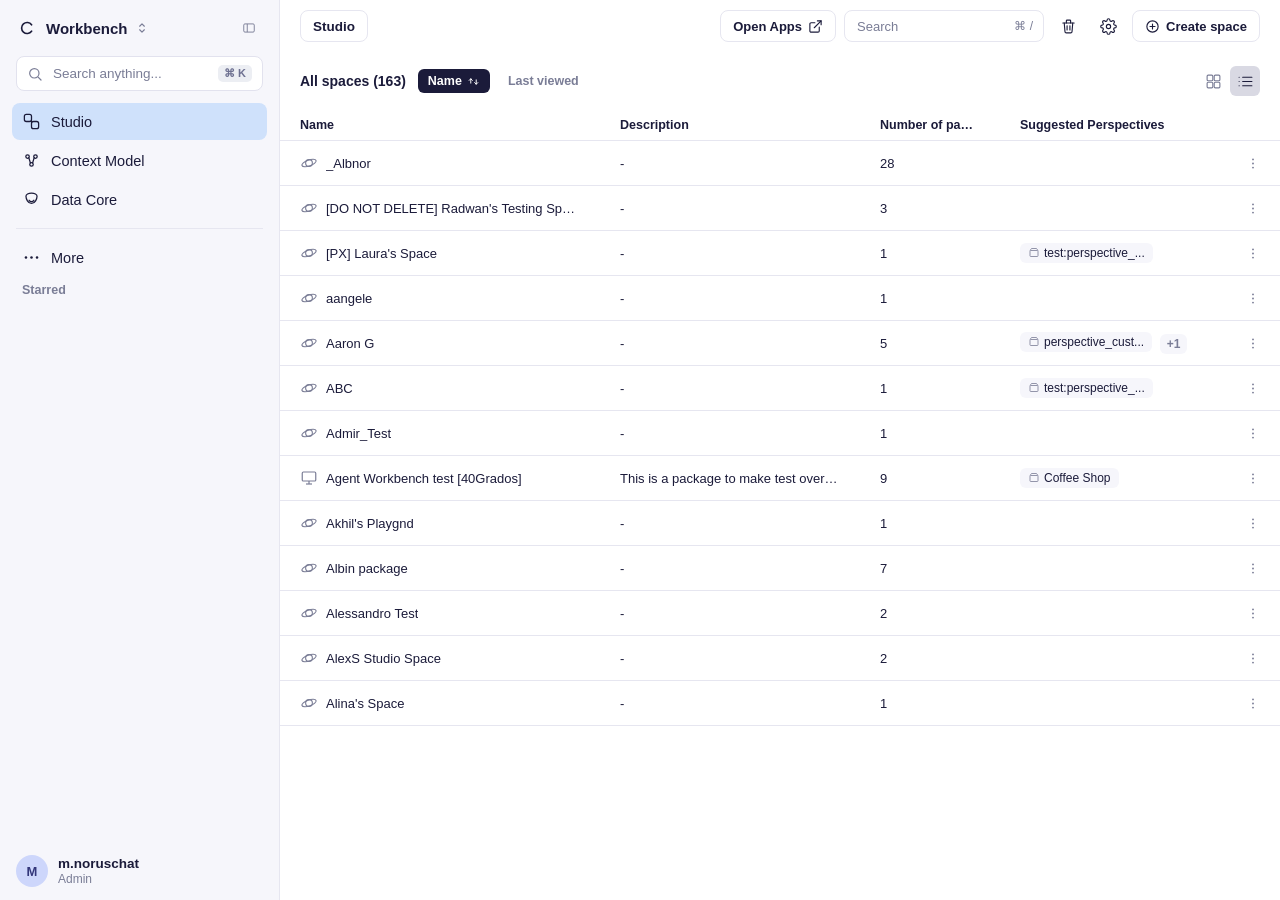
<file: index.html>
<!DOCTYPE html>
<html lang="en">
<head>
<meta charset="UTF-8" />
<meta http-equiv="refresh" content="0; url=builder.html" />
<title>Portal / App Decoupling — Prototype</title>
</head>
<body>
<p>Redirecting to the prototype… if nothing happens, <a href="builder.html">click here</a>.</p>
</body>
</html>
</file>
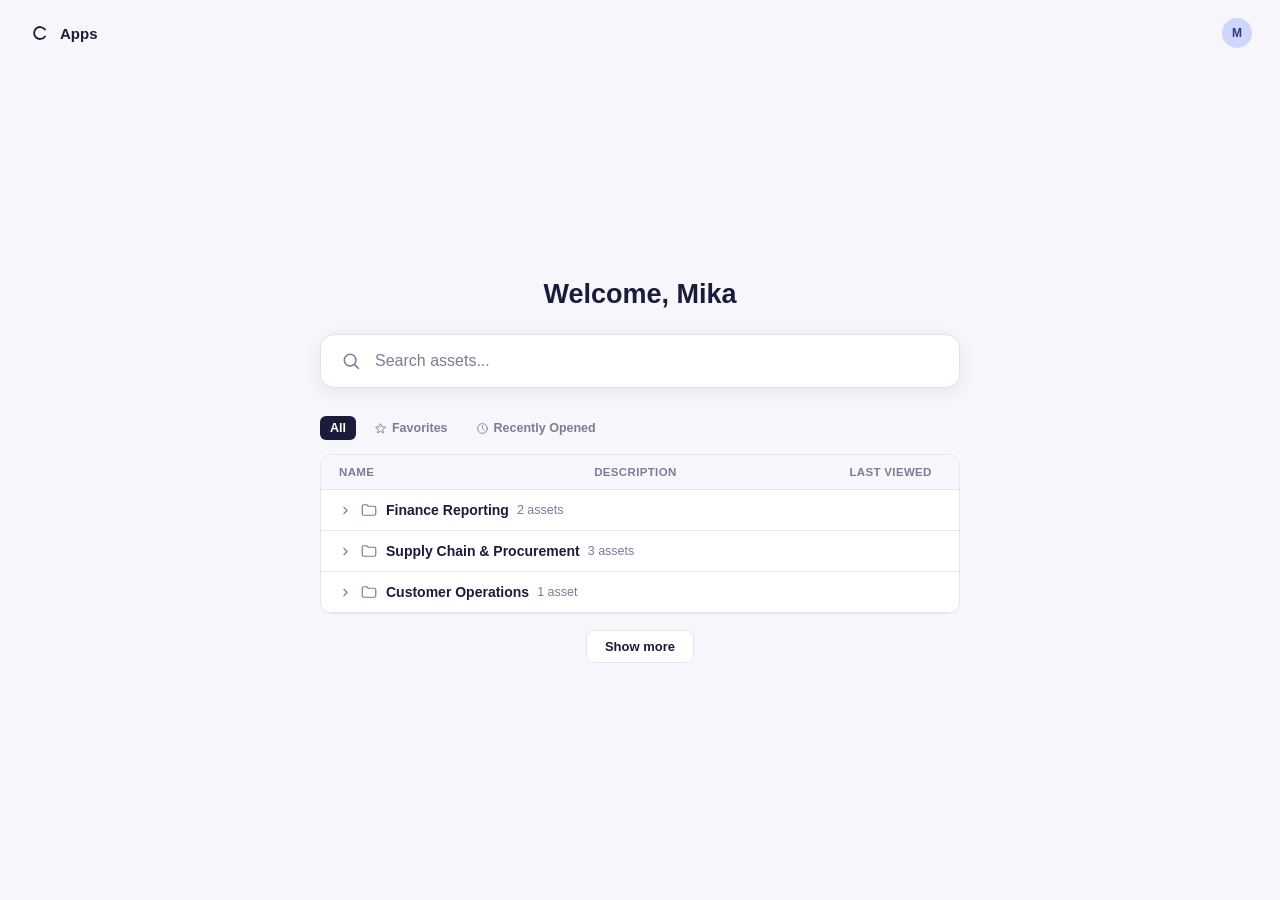
<file: apps.html>
<!DOCTYPE html>
<html lang="en">
<head>
<meta charset="UTF-8" />
<meta name="viewport" content="width=device-width, initial-scale=1.0" />
<title>Apps</title>
<link rel="stylesheet" href="styles.css" />
</head>
<body>

<div class="apps-shell">

  <header class="apps-topbar">
    <div class="apps-topbar-logo">
      <svg viewBox="0 0 24 24" fill="none" stroke="currentColor" stroke-width="1.8">
        <path d="M17 8.5a6 6 0 1 0 0 7" stroke-linecap="round"/>
      </svg>
      <span>Apps</span>
    </div>
    <div class="l0-avatar" style="width:30px;height:30px;font-size:12px;">M</div>
  </header>

  <main class="apps-hero">
    <div class="apps-hero-inner">

      <h1 class="apps-welcome">Welcome, Mika</h1>

      <div class="apps-search">
        <svg viewBox="0 0 24 24" fill="none" stroke="currentColor" stroke-width="1.8" stroke-linecap="round">
          <circle cx="11" cy="11" r="7"/>
          <line x1="21" y1="21" x2="16.65" y2="16.65"/>
        </svg>
        <input type="text" placeholder="Search assets..." />
      </div>

      <div class="apps-filters">
        <button class="chip-btn chip-active" id="filter-all">All</button>
        <button class="chip-btn chip-inactive" id="filter-favorites">
          <svg viewBox="0 0 24 24" fill="none" stroke="currentColor" stroke-width="1.6" stroke-linejoin="round"><path d="M12 3l2.6 5.9 6.4.6-4.8 4.3 1.4 6.3L12 17l-5.6 3.1 1.4-6.3-4.8-4.3 6.4-.6L12 3z"/></svg>
          Favorites
        </button>
        <button class="chip-btn chip-inactive" id="filter-recent">
          <svg viewBox="0 0 24 24" fill="none" stroke="currentColor" stroke-width="1.6" stroke-linecap="round" stroke-linejoin="round"><circle cx="12" cy="12" r="9"/><path d="M12 7v5l3 3"/></svg>
          Recently Opened
        </button>
      </div>

      <div class="apps-asset-list">
        <table class="apps-table">
          <colgroup>
            <col class="apps-col-name" />
            <col class="apps-col-description" />
            <col class="apps-col-lastviewed" />
          </colgroup>
          <thead>
            <tr>
              <th>Name</th>
              <th>Description</th>
              <th>Last viewed</th>
            </tr>
          </thead>
          <tbody>

            <!-- Folder: Finance Reporting -->
            <tr class="apps-folder-row" data-folder-id="finance">
              <td colspan="3">
                <div class="apps-folder-cell">
                  <svg class="apps-folder-chevron" viewBox="0 0 24 24" fill="none" stroke="currentColor" stroke-width="2" stroke-linecap="round" stroke-linejoin="round"><path d="M9 6l6 6-6 6"/></svg>
                  <svg class="apps-folder-icon" viewBox="0 0 24 24" fill="none" stroke="currentColor" stroke-width="1.6" stroke-linejoin="round"><path d="M3 7a2 2 0 0 1 2-2h4l2 2h8a2 2 0 0 1 2 2v8a2 2 0 0 1-2 2H5a2 2 0 0 1-2-2V7z"/></svg>
                  <span class="apps-folder-name">Finance Reporting</span>
                  <span class="apps-folder-count">2 assets</span>
                </div>
              </td>
            </tr>
            <tr class="apps-row-child" data-folder="finance" data-favorite="true" data-recent="true" hidden>
              <td>
                <div class="apps-name-cell">
                  <svg viewBox="0 0 24 24" fill="none" stroke="currentColor" stroke-width="1.6" stroke-linejoin="round"><rect x="4" y="7" width="16" height="12" rx="1.5"/><path d="M4 7l3-4h10l3 4"/></svg>
                  <span>Q3 Revenue Dashboard</span>
                </div>
              </td>
              <td class="apps-desc-cell">Revenue trends and forecasts across all regions</td>
              <td class="apps-lastviewed-cell">2 hours ago</td>
            </tr>
            <tr class="apps-row-child" data-folder="finance" data-favorite="false" data-recent="false" hidden>
              <td>
                <div class="apps-name-cell">
                  <svg viewBox="0 0 24 24" fill="none" stroke="currentColor" stroke-width="1.6" stroke-linejoin="round"><rect x="4" y="7" width="16" height="12" rx="1.5"/><path d="M4 7l3-4h10l3 4"/></svg>
                  <span>Monthly Close Checklist</span>
                </div>
              </td>
              <td class="apps-desc-cell">Status of month-end close tasks</td>
              <td class="apps-lastviewed-cell">Not viewed</td>
            </tr>

            <!-- Folder: Supply Chain & Procurement -->
            <tr class="apps-folder-row" data-folder-id="supply-chain">
              <td colspan="3">
                <div class="apps-folder-cell">
                  <svg class="apps-folder-chevron" viewBox="0 0 24 24" fill="none" stroke="currentColor" stroke-width="2" stroke-linecap="round" stroke-linejoin="round"><path d="M9 6l6 6-6 6"/></svg>
                  <svg class="apps-folder-icon" viewBox="0 0 24 24" fill="none" stroke="currentColor" stroke-width="1.6" stroke-linejoin="round"><path d="M3 7a2 2 0 0 1 2-2h4l2 2h8a2 2 0 0 1 2 2v8a2 2 0 0 1-2 2H5a2 2 0 0 1-2-2V7z"/></svg>
                  <span class="apps-folder-name">Supply Chain &amp; Procurement</span>
                  <span class="apps-folder-count">3 assets</span>
                </div>
              </td>
            </tr>
            <tr class="apps-row-child" data-folder="supply-chain" data-favorite="false" data-recent="true" hidden>
              <td>
                <div class="apps-name-cell">
                  <svg viewBox="0 0 24 24" fill="none" stroke="currentColor" stroke-width="1.6" stroke-linejoin="round"><rect x="4" y="7" width="16" height="12" rx="1.5"/><path d="M4 7l3-4h10l3 4"/></svg>
                  <span>Order-to-Cash Overview</span>
                </div>
              </td>
              <td class="apps-desc-cell">End-to-end O2C process health and bottlenecks</td>
              <td class="apps-lastviewed-cell">Yesterday</td>
            </tr>
            <tr class="apps-row-child" data-folder="supply-chain" data-favorite="true" data-recent="true" hidden>
              <td>
                <div class="apps-name-cell">
                  <svg viewBox="0 0 24 24" fill="none" stroke="currentColor" stroke-width="1.6" stroke-linejoin="round"><rect x="4" y="7" width="16" height="12" rx="1.5"/><path d="M4 7l3-4h10l3 4"/></svg>
                  <span>Supply Chain KPIs</span>
                </div>
              </td>
              <td class="apps-desc-cell">Key supply chain performance indicators</td>
              <td class="apps-lastviewed-cell">3 days ago</td>
            </tr>
            <tr class="apps-row-child" data-folder="supply-chain" data-favorite="false" data-recent="false" hidden>
              <td>
                <div class="apps-name-cell">
                  <svg viewBox="0 0 24 24" fill="none" stroke="currentColor" stroke-width="1.6" stroke-linejoin="round"><rect x="4" y="7" width="16" height="12" rx="1.5"/><path d="M4 7l3-4h10l3 4"/></svg>
                  <span>Procurement Spend Analysis</span>
                </div>
              </td>
              <td class="apps-desc-cell">Spend breakdown by vendor and category</td>
              <td class="apps-lastviewed-cell">2 weeks ago</td>
            </tr>

            <!-- Folder: Customer Operations -->
            <tr class="apps-folder-row" data-folder-id="customer-ops">
              <td colspan="3">
                <div class="apps-folder-cell">
                  <svg class="apps-folder-chevron" viewBox="0 0 24 24" fill="none" stroke="currentColor" stroke-width="2" stroke-linecap="round" stroke-linejoin="round"><path d="M9 6l6 6-6 6"/></svg>
                  <svg class="apps-folder-icon" viewBox="0 0 24 24" fill="none" stroke="currentColor" stroke-width="1.6" stroke-linejoin="round"><path d="M3 7a2 2 0 0 1 2-2h4l2 2h8a2 2 0 0 1 2 2v8a2 2 0 0 1-2 2H5a2 2 0 0 1-2-2V7z"/></svg>
                  <span class="apps-folder-name">Customer Operations</span>
                  <span class="apps-folder-count">1 asset</span>
                </div>
              </td>
            </tr>
            <tr class="apps-row-child" data-folder="customer-ops" data-favorite="false" data-recent="false" hidden>
              <td>
                <div class="apps-name-cell">
                  <svg viewBox="0 0 24 24" fill="none" stroke="currentColor" stroke-width="1.6" stroke-linejoin="round"><rect x="4" y="7" width="16" height="12" rx="1.5"/><path d="M4 7l3-4h10l3 4"/></svg>
                  <span>Customer Escalations Report</span>
                </div>
              </td>
              <td class="apps-desc-cell">Open and resolved escalation cases by team</td>
              <td class="apps-lastviewed-cell">A week ago</td>
            </tr>

          </tbody>
        </table>
      </div>

      <div class="apps-load-more">
        <button class="apps-load-more-btn" id="load-more-btn">Show more</button>
      </div>

    </div>
  </main>

</div>

<script>
  const allBtn = document.getElementById('filter-all');
  const favBtn = document.getElementById('filter-favorites');
  const recentBtn = document.getElementById('filter-recent');
  const filterBtns = [allBtn, favBtn, recentBtn];
  const tableBody = document.querySelector('.apps-table tbody');

  let currentMode = 'all';

  const chevronIcon = '<svg class="apps-folder-chevron" viewBox="0 0 24 24" fill="none" stroke="currentColor" stroke-width="2" stroke-linecap="round" stroke-linejoin="round"><path d="M9 6l6 6-6 6"/></svg>';
  const folderIcon = '<svg class="apps-folder-icon" viewBox="0 0 24 24" fill="none" stroke="currentColor" stroke-width="1.6" stroke-linejoin="round"><path d="M3 7a2 2 0 0 1 2-2h4l2 2h8a2 2 0 0 1 2 2v8a2 2 0 0 1-2 2H5a2 2 0 0 1-2-2V7z"/></svg>';
  const assetIcon = '<svg viewBox="0 0 24 24" fill="none" stroke="currentColor" stroke-width="1.6" stroke-linejoin="round"><rect x="4" y="7" width="16" height="12" rx="1.5"/><path d="M4 7l3-4h10l3 4"/></svg>';

  // ---- Folder expand/collapse ----
  // A folder's own open/close toggle is "manual" state; a filter can force-expand
  // a folder (to reveal matching children) without overwriting that manual state.
  function setFolderExpanded(folderRow, expand) {
    folderRow.classList.toggle('expanded', expand);
    const folderId = folderRow.dataset.folderId;
    document.querySelectorAll(`.apps-row-child[data-folder="${folderId}"]`).forEach((row) => {
      row.hidden = !(expand && row.dataset.filterMatch !== 'false');
    });
  }

  function wireFolderRow(folderRow) {
    folderRow.dataset.manualExpanded = 'false';
    folderRow.addEventListener('click', () => {
      const next = !folderRow.classList.contains('expanded');
      folderRow.dataset.manualExpanded = String(next);
      setFolderExpanded(folderRow, next);
    });
  }

  function wireAssetRow(row) {
    row.addEventListener('click', (e) => {
      e.stopPropagation();
      window.location.href = 'asset-view.html';
    });
  }

  document.querySelectorAll('.apps-folder-row').forEach(wireFolderRow);
  document.querySelectorAll('.apps-row-child').forEach(wireAssetRow);

  // ---- Filters (All / Favorites / Recently Opened) ----
  function applyFilterToRows() {
    document.querySelectorAll('.apps-folder-row').forEach((folderRow) => {
      const folderId = folderRow.dataset.folderId;
      const children = document.querySelectorAll(`.apps-row-child[data-folder="${folderId}"]`);
      let anyMatch = false;

      children.forEach((row) => {
        let matches = true;
        if (currentMode === 'favorites') matches = row.dataset.favorite === 'true';
        else if (currentMode === 'recent') matches = row.dataset.recent === 'true';
        row.dataset.filterMatch = matches ? 'true' : 'false';
        if (matches) anyMatch = true;
      });

      if (currentMode === 'all') {
        folderRow.hidden = false;
        setFolderExpanded(folderRow, folderRow.dataset.manualExpanded === 'true');
      } else {
        folderRow.hidden = !anyMatch;
        setFolderExpanded(folderRow, anyMatch);
      }
    });
  }

  function setFilter(mode) {
    currentMode = mode;
    filterBtns.forEach((btn) => {
      const isActive = btn.dataset.mode === mode;
      btn.classList.toggle('chip-active', isActive);
      btn.classList.toggle('chip-inactive', !isActive);
    });
    applyFilterToRows();
  }

  allBtn.dataset.mode = 'all';
  favBtn.dataset.mode = 'favorites';
  recentBtn.dataset.mode = 'recent';

  filterBtns.forEach((btn) => {
    btn.addEventListener('click', () => setFilter(btn.dataset.mode));
  });

  // ---- Show more: append another batch of packages (folders) ----
  const morePackages = [
    {
      id: 'it-people',
      name: 'IT &amp; People Operations',
      assets: [
        { name: 'Invoice Exception Handling', desc: 'Root causes for held and blocked invoices', lastViewed: 'A month ago', favorite: false, recent: false },
        { name: 'HR Onboarding Funnel', desc: 'New hire onboarding completion rates', lastViewed: 'Not viewed', favorite: false, recent: false },
        { name: 'IT Ticket Backlog', desc: 'Open IT tickets by priority and age', lastViewed: '2 months ago', favorite: false, recent: false }
      ]
    },
    {
      id: 'logistics',
      name: 'Logistics &amp; Warehousing',
      assets: [
        { name: 'Vendor Onboarding Times', desc: 'Average onboarding duration by vendor category', lastViewed: '3 weeks ago', favorite: false, recent: false },
        { name: 'Warehouse Throughput', desc: 'Inbound and outbound throughput by warehouse', lastViewed: 'Not viewed', favorite: false, recent: false },
        { name: 'Customer Churn Signals', desc: 'Early indicators of churn risk by account', lastViewed: '5 days ago', favorite: true, recent: true }
      ]
    }
  ];

  const loadMoreBtn = document.getElementById('load-more-btn');
  let extraRows = [];
  let expanded = false;

  loadMoreBtn.addEventListener('click', () => {
    if (!expanded) {
      morePackages.forEach((pkg) => {
        const folderRow = document.createElement('tr');
        folderRow.className = 'apps-folder-row';
        folderRow.dataset.folderId = pkg.id;
        const count = pkg.assets.length === 1 ? '1 asset' : `${pkg.assets.length} assets`;
        folderRow.innerHTML = `
          <td colspan="3">
            <div class="apps-folder-cell">
              ${chevronIcon}
              ${folderIcon}
              <span class="apps-folder-name">${pkg.name}</span>
              <span class="apps-folder-count">${count}</span>
            </div>
          </td>
        `;
        tableBody.appendChild(folderRow);
        wireFolderRow(folderRow);
        extraRows.push(folderRow);

        pkg.assets.forEach((asset) => {
          const row = document.createElement('tr');
          row.className = 'apps-row-child';
          row.dataset.folder = pkg.id;
          row.dataset.favorite = String(asset.favorite);
          row.dataset.recent = String(asset.recent);
          row.hidden = true;
          row.innerHTML = `
            <td>
              <div class="apps-name-cell">
                ${assetIcon}
                <span>${asset.name}</span>
              </div>
            </td>
            <td class="apps-desc-cell">${asset.desc}</td>
            <td class="apps-lastviewed-cell">${asset.lastViewed}</td>
          `;
          tableBody.appendChild(row);
          wireAssetRow(row);
          extraRows.push(row);
        });
      });

      applyFilterToRows();
      loadMoreBtn.textContent = 'Show less';
      expanded = true;
    } else {
      extraRows.forEach((row) => row.remove());
      extraRows = [];
      loadMoreBtn.textContent = 'Show more';
      expanded = false;
    }
  });
</script>

</body>
</html>
</file>
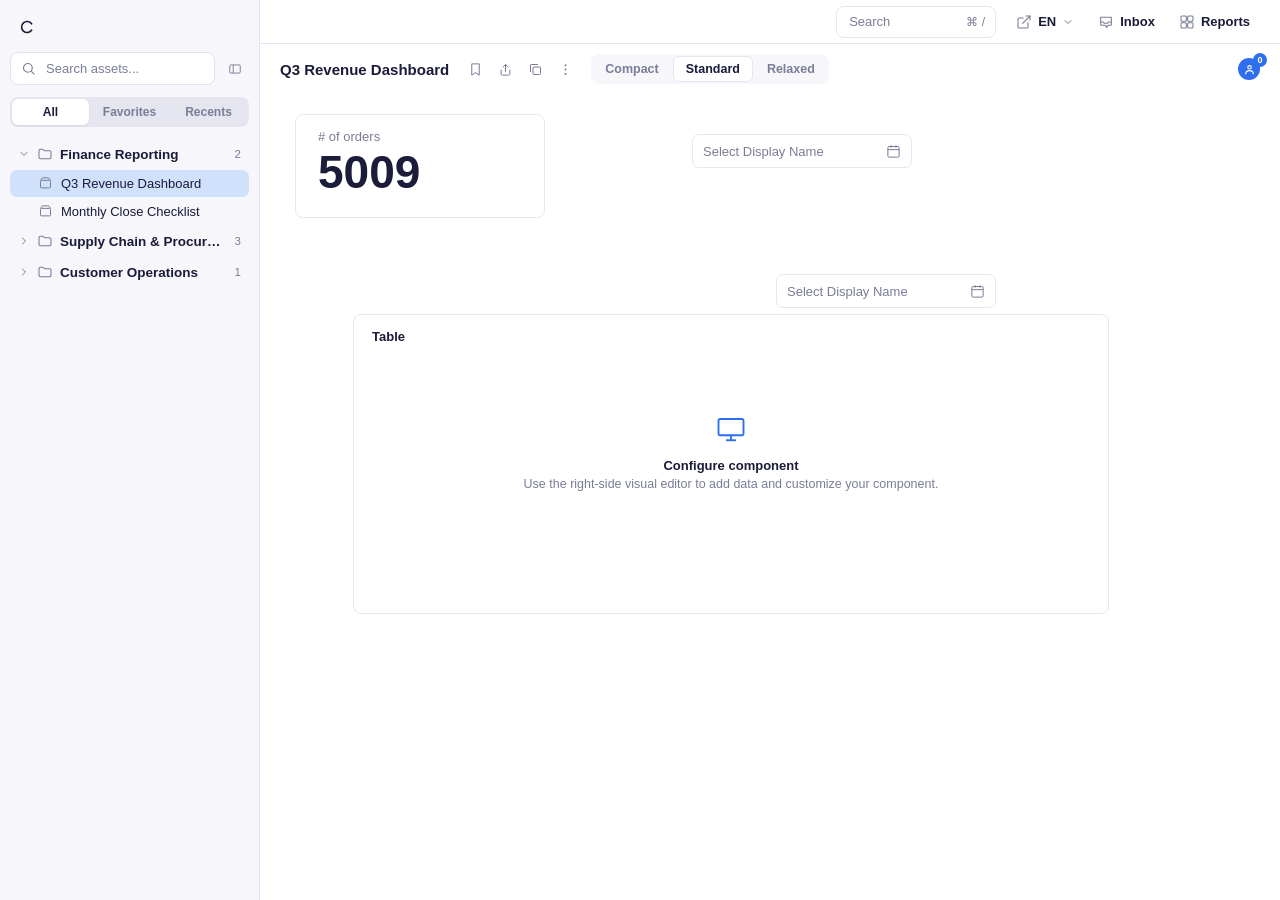
<file: asset-view.html>
<!DOCTYPE html>
<html lang="en">
<head>
<meta charset="UTF-8" />
<meta name="viewport" content="width=device-width, initial-scale=1.0" />
<title>Q3 Revenue Dashboard — Apps</title>
<link rel="stylesheet" href="styles.css" />
</head>
<body>

<div class="av-shell">

  <aside class="av-nav-sidebar" id="av-nav-sidebar">

    <a class="av-nav-brand" href="apps.html" title="Home" data-tooltip="Home">
      <span class="av-nav-brand-icon-wrap">
        <svg class="av-nav-brand-icon" viewBox="0 0 24 24" fill="none" stroke="currentColor" stroke-width="1.8">
          <path d="M17 8.5a6 6 0 1 0 0 7" stroke-linecap="round"/>
        </svg>
      </span>
    </a>

    <div class="av-nav-header">
      <div class="av-nav-search-box" id="av-nav-search-box" data-tooltip="Search assets">
        <svg viewBox="0 0 24 24" fill="none" stroke="currentColor" stroke-width="1.8" stroke-linecap="round"><circle cx="11" cy="11" r="7"/><line x1="21" y1="21" x2="16.65" y2="16.65"/></svg>
        <input type="text" id="av-nav-search-input" placeholder="Search assets..." />
      </div>
      <button class="av-nav-collapse-btn" id="av-nav-collapse-btn" data-tooltip="Collapse navigation">
        <svg viewBox="0 0 24 24" fill="none" stroke="currentColor" stroke-width="1.6" stroke-linejoin="round"><rect x="3" y="5" width="18" height="14" rx="2"/><line x1="9" y1="5" x2="9" y2="19"/></svg>
      </button>
    </div>

    <div class="av-nav-tabs">
      <button class="av-nav-tab active" data-tab="all">All</button>
      <button class="av-nav-tab" data-tab="favorites">Favorites</button>
      <button class="av-nav-tab" data-tab="recents">Recents</button>
    </div>

    <nav class="av-nav-tree" id="av-nav-tree" data-tab-panel="all">

      <div class="av-nav-folder" data-folder-id="finance" data-tooltip="Finance Reporting">
        <svg class="av-nav-folder-chevron" viewBox="0 0 24 24" fill="none" stroke="currentColor" stroke-width="2" stroke-linecap="round" stroke-linejoin="round"><path d="M9 6l6 6-6 6"/></svg>
        <svg class="av-nav-folder-icon" viewBox="0 0 24 24" fill="none" stroke="currentColor" stroke-width="1.6" stroke-linejoin="round"><path d="M3 7a2 2 0 0 1 2-2h4l2 2h8a2 2 0 0 1 2 2v8a2 2 0 0 1-2 2H5a2 2 0 0 1-2-2V7z"/></svg>
        <span class="av-nav-folder-name">Finance Reporting</span>
        <span class="av-nav-folder-count">2</span>
      </div>
      <div class="av-nav-asset active" data-folder="finance" data-asset-name="Q3 Revenue Dashboard">
        <svg viewBox="0 0 24 24" fill="none" stroke="currentColor" stroke-width="1.6" stroke-linejoin="round"><rect x="4" y="7" width="16" height="12" rx="1.5"/><path d="M4 7l3-4h10l3 4"/></svg>
        <span>Q3 Revenue Dashboard</span>
      </div>
      <div class="av-nav-asset" data-folder="finance" data-asset-name="Monthly Close Checklist">
        <svg viewBox="0 0 24 24" fill="none" stroke="currentColor" stroke-width="1.6" stroke-linejoin="round"><rect x="4" y="7" width="16" height="12" rx="1.5"/><path d="M4 7l3-4h10l3 4"/></svg>
        <span>Monthly Close Checklist</span>
      </div>

      <div class="av-nav-folder" data-folder-id="supply-chain" data-tooltip="Supply Chain &amp; Procurement">
        <svg class="av-nav-folder-chevron" viewBox="0 0 24 24" fill="none" stroke="currentColor" stroke-width="2" stroke-linecap="round" stroke-linejoin="round"><path d="M9 6l6 6-6 6"/></svg>
        <svg class="av-nav-folder-icon" viewBox="0 0 24 24" fill="none" stroke="currentColor" stroke-width="1.6" stroke-linejoin="round"><path d="M3 7a2 2 0 0 1 2-2h4l2 2h8a2 2 0 0 1 2 2v8a2 2 0 0 1-2 2H5a2 2 0 0 1-2-2V7z"/></svg>
        <span class="av-nav-folder-name">Supply Chain &amp; Procurement</span>
        <span class="av-nav-folder-count">3</span>
      </div>
      <div class="av-nav-asset" data-folder="supply-chain" data-asset-name="Order-to-Cash Overview">
        <svg viewBox="0 0 24 24" fill="none" stroke="currentColor" stroke-width="1.6" stroke-linejoin="round"><rect x="4" y="7" width="16" height="12" rx="1.5"/><path d="M4 7l3-4h10l3 4"/></svg>
        <span>Order-to-Cash Overview</span>
      </div>
      <div class="av-nav-asset" data-folder="supply-chain" data-asset-name="Supply Chain KPIs">
        <svg viewBox="0 0 24 24" fill="none" stroke="currentColor" stroke-width="1.6" stroke-linejoin="round"><rect x="4" y="7" width="16" height="12" rx="1.5"/><path d="M4 7l3-4h10l3 4"/></svg>
        <span>Supply Chain KPIs</span>
      </div>
      <div class="av-nav-asset" data-folder="supply-chain" data-asset-name="Procurement Spend Analysis">
        <svg viewBox="0 0 24 24" fill="none" stroke="currentColor" stroke-width="1.6" stroke-linejoin="round"><rect x="4" y="7" width="16" height="12" rx="1.5"/><path d="M4 7l3-4h10l3 4"/></svg>
        <span>Procurement Spend Analysis</span>
      </div>

      <div class="av-nav-folder" data-folder-id="customer-ops" data-tooltip="Customer Operations">
        <svg class="av-nav-folder-chevron" viewBox="0 0 24 24" fill="none" stroke="currentColor" stroke-width="2" stroke-linecap="round" stroke-linejoin="round"><path d="M9 6l6 6-6 6"/></svg>
        <svg class="av-nav-folder-icon" viewBox="0 0 24 24" fill="none" stroke="currentColor" stroke-width="1.6" stroke-linejoin="round"><path d="M3 7a2 2 0 0 1 2-2h4l2 2h8a2 2 0 0 1 2 2v8a2 2 0 0 1-2 2H5a2 2 0 0 1-2-2V7z"/></svg>
        <span class="av-nav-folder-name">Customer Operations</span>
        <span class="av-nav-folder-count">1</span>
      </div>
      <div class="av-nav-asset" data-folder="customer-ops" data-asset-name="Customer Escalations Report">
        <svg viewBox="0 0 24 24" fill="none" stroke="currentColor" stroke-width="1.6" stroke-linejoin="round"><rect x="4" y="7" width="16" height="12" rx="1.5"/><path d="M4 7l3-4h10l3 4"/></svg>
        <span>Customer Escalations Report</span>
      </div>

    </nav>

    <nav class="av-nav-tree av-nav-panel-hidden" data-tab-panel="favorites">

      <div class="av-nav-folder" data-folder-id="fav-finance" data-tooltip="Finance Reporting">
        <svg class="av-nav-folder-chevron" viewBox="0 0 24 24" fill="none" stroke="currentColor" stroke-width="2" stroke-linecap="round" stroke-linejoin="round"><path d="M9 6l6 6-6 6"/></svg>
        <svg class="av-nav-folder-icon" viewBox="0 0 24 24" fill="none" stroke="currentColor" stroke-width="1.6" stroke-linejoin="round"><path d="M3 7a2 2 0 0 1 2-2h4l2 2h8a2 2 0 0 1 2 2v8a2 2 0 0 1-2 2H5a2 2 0 0 1-2-2V7z"/></svg>
        <span class="av-nav-folder-name">Finance Reporting</span>
        <span class="av-nav-folder-count">1</span>
      </div>
      <div class="av-nav-asset active" data-folder="fav-finance" data-asset-name="Q3 Revenue Dashboard">
        <svg viewBox="0 0 24 24" fill="none" stroke="currentColor" stroke-width="1.6" stroke-linejoin="round"><rect x="4" y="7" width="16" height="12" rx="1.5"/><path d="M4 7l3-4h10l3 4"/></svg>
        <span>Q3 Revenue Dashboard</span>
      </div>

      <div class="av-nav-folder" data-folder-id="fav-supply-chain" data-tooltip="Supply Chain &amp; Procurement">
        <svg class="av-nav-folder-chevron" viewBox="0 0 24 24" fill="none" stroke="currentColor" stroke-width="2" stroke-linecap="round" stroke-linejoin="round"><path d="M9 6l6 6-6 6"/></svg>
        <svg class="av-nav-folder-icon" viewBox="0 0 24 24" fill="none" stroke="currentColor" stroke-width="1.6" stroke-linejoin="round"><path d="M3 7a2 2 0 0 1 2-2h4l2 2h8a2 2 0 0 1 2 2v8a2 2 0 0 1-2 2H5a2 2 0 0 1-2-2V7z"/></svg>
        <span class="av-nav-folder-name">Supply Chain &amp; Procurement</span>
        <span class="av-nav-folder-count">1</span>
      </div>
      <div class="av-nav-asset" data-folder="fav-supply-chain" data-asset-name="Supply Chain KPIs">
        <svg viewBox="0 0 24 24" fill="none" stroke="currentColor" stroke-width="1.6" stroke-linejoin="round"><rect x="4" y="7" width="16" height="12" rx="1.5"/><path d="M4 7l3-4h10l3 4"/></svg>
        <span>Supply Chain KPIs</span>
      </div>

    </nav>

    <div class="av-nav-list av-nav-panel-hidden" data-tab-panel="recents">

      <div class="av-nav-asset av-nav-asset-flat" data-asset-name="Q3 Revenue Dashboard">
        <svg viewBox="0 0 24 24" fill="none" stroke="currentColor" stroke-width="1.6" stroke-linejoin="round"><rect x="4" y="7" width="16" height="12" rx="1.5"/><path d="M4 7l3-4h10l3 4"/></svg>
        <span>Q3 Revenue Dashboard</span>
      </div>
      <div class="av-nav-asset av-nav-asset-flat" data-asset-name="Order-to-Cash Overview">
        <svg viewBox="0 0 24 24" fill="none" stroke="currentColor" stroke-width="1.6" stroke-linejoin="round"><rect x="4" y="7" width="16" height="12" rx="1.5"/><path d="M4 7l3-4h10l3 4"/></svg>
        <span>Order-to-Cash Overview</span>
      </div>
      <div class="av-nav-asset av-nav-asset-flat" data-asset-name="Supply Chain KPIs">
        <svg viewBox="0 0 24 24" fill="none" stroke="currentColor" stroke-width="1.6" stroke-linejoin="round"><rect x="4" y="7" width="16" height="12" rx="1.5"/><path d="M4 7l3-4h10l3 4"/></svg>
        <span>Supply Chain KPIs</span>
      </div>

    </div>

  </aside>

  <div class="av-page">

  <header class="av-topbar">
    <div class="av-topbar-left"></div>
    <div class="av-topbar-right">
      <div class="header-search-box">
        <input type="text" placeholder="Search" />
        <span class="header-search-shortcut">⌘ /</span>
      </div>

      <button class="av-lang-btn">
        <svg viewBox="0 0 24 24" fill="none" stroke="currentColor" stroke-width="1.6" stroke-linecap="round" stroke-linejoin="round"><path d="M18 13v6a2 2 0 0 1-2 2H5a2 2 0 0 1-2-2V8a2 2 0 0 1 2-2h6"/><path d="M15 3h6v6"/><path d="M10 14L21 3"/></svg>
        <span>EN</span>
        <svg class="av-chevron" viewBox="0 0 24 24" fill="none" stroke="currentColor" stroke-width="2" stroke-linecap="round" stroke-linejoin="round"><path d="M6 9l6 6 6-6"/></svg>
      </button>

      <button class="av-nav-link">
        <svg viewBox="0 0 24 24" fill="none" stroke="currentColor" stroke-width="1.6" stroke-linecap="round" stroke-linejoin="round"><path d="M4 5h16v11a1 1 0 0 1-1 1h-4l-2 3-2-3H5a1 1 0 0 1-1-1V5z"/><path d="M4 12h4l1.5 2h5L15.5 12H20"/></svg>
        <span>Inbox</span>
      </button>

      <button class="av-nav-link">
        <svg viewBox="0 0 24 24" fill="none" stroke="currentColor" stroke-width="1.6" stroke-linejoin="round"><rect x="3" y="3" width="8" height="8" rx="1.5"/><rect x="13" y="3" width="8" height="8" rx="1.5"/><rect x="3" y="13" width="8" height="8" rx="1.5"/><rect x="13" y="13" width="8" height="8" rx="1.5"/></svg>
        <span>Reports</span>
      </button>
    </div>
  </header>

  <div class="av-asset-header">
    <span class="av-asset-title" id="av-asset-title">Q3 Revenue Dashboard</span>

    <div class="av-asset-icons">
      <button class="asset-header-icon-btn" title="Bookmark">
        <svg viewBox="0 0 24 24" fill="none" stroke="currentColor" stroke-width="1.6" stroke-linejoin="round"><path d="M6 3h12v18l-6-4-6 4V3z"/></svg>
      </button>
      <button class="asset-header-icon-btn" title="Export">
        <svg viewBox="0 0 24 24" fill="none" stroke="currentColor" stroke-width="1.6" stroke-linecap="round" stroke-linejoin="round"><path d="M12 15V4"/><path d="M8 8l4-4 4 4"/><path d="M5 13v6a2 2 0 0 0 2 2h10a2 2 0 0 0 2-2v-6"/></svg>
      </button>
      <button class="asset-header-icon-btn" title="Duplicate">
        <svg viewBox="0 0 24 24" fill="none" stroke="currentColor" stroke-width="1.6" stroke-linejoin="round"><rect x="8" y="8" width="12" height="12" rx="1.5"/><path d="M4 16V5a1 1 0 0 1 1-1h11"/></svg>
      </button>
      <button class="asset-header-icon-btn" title="More">
        <svg viewBox="0 0 24 24" fill="currentColor"><circle cx="12" cy="5" r="1.6"/><circle cx="12" cy="12" r="1.6"/><circle cx="12" cy="19" r="1.6"/></svg>
      </button>
    </div>

    <div class="segmented-control">
      <span class="segmented-option">Compact</span>
      <span class="segmented-option active">Standard</span>
      <span class="segmented-option">Relaxed</span>
    </div>

    <div class="av-header-spacer"></div>

    <div class="badge-wrap" title="Collaborators">
      <div class="av-collab-avatar">
        <svg viewBox="0 0 24 24" fill="none" stroke="currentColor" stroke-width="2" stroke-linecap="round" stroke-linejoin="round"><circle cx="12" cy="8" r="3.2"/><path d="M5 20c0-3.3 3.1-6 7-6s7 2.7 7 6"/></svg>
      </div>
      <span class="badge-count">0</span>
    </div>
  </div>

  <div class="av-canvas">
    <div class="av-canvas-inner">

      <div class="av-metric-card">
        <div class="av-metric-label"># of orders</div>
        <div class="av-metric-value">5009</div>
      </div>

      <div class="av-filter-input av-filter-1">
        <span>Select Display Name</span>
        <svg viewBox="0 0 24 24" fill="none" stroke="currentColor" stroke-width="1.6" stroke-linejoin="round"><rect x="3" y="4" width="18" height="17" rx="2"/><line x1="3" y1="9" x2="21" y2="9"/><line x1="8" y1="2" x2="8" y2="6"/><line x1="16" y1="2" x2="16" y2="6"/></svg>
      </div>

      <div class="av-filter-input av-filter-2">
        <span>Select Display Name</span>
        <svg viewBox="0 0 24 24" fill="none" stroke="currentColor" stroke-width="1.6" stroke-linejoin="round"><rect x="3" y="4" width="18" height="17" rx="2"/><line x1="3" y1="9" x2="21" y2="9"/><line x1="8" y1="2" x2="8" y2="6"/><line x1="16" y1="2" x2="16" y2="6"/></svg>
      </div>

      <div class="av-table-panel">
        <div class="av-table-panel-title">Table</div>
        <div class="av-table-empty">
          <svg class="av-table-empty-icon" viewBox="0 0 24 24" fill="none" stroke="currentColor" stroke-width="1.5" stroke-linejoin="round"><rect x="2" y="4" width="20" height="13" rx="1.5"/><line x1="8" y1="21" x2="16" y2="21"/><line x1="12" y1="17" x2="12" y2="21"/></svg>
          <div class="av-table-empty-title">Configure component</div>
          <div class="av-table-empty-sub">Use the right-side visual editor to add data and customize your component.</div>
        </div>
      </div>

    </div>
  </div>

  </div>

</div>

<script>
  // ---- Sidebar collapse ----
  const navSidebar = document.getElementById('av-nav-sidebar');
  const navCollapseBtn = document.getElementById('av-nav-collapse-btn');
  const navSearchBox = document.getElementById('av-nav-search-box');
  const navSearchInput = document.getElementById('av-nav-search-input');

  function setNavCollapsed(collapsed) {
    navSidebar.classList.toggle('collapsed', collapsed);
    navCollapseBtn.setAttribute('data-tooltip', collapsed ? 'Expand navigation' : 'Collapse navigation');
  }

  navCollapseBtn.addEventListener('click', () => {
    setNavCollapsed(!navSidebar.classList.contains('collapsed'));
  });

  navSearchBox.addEventListener('click', () => {
    if (navSidebar.classList.contains('collapsed')) {
      setNavCollapsed(false);
      navSearchInput.focus();
    }
  });

  // ---- Folder expand/collapse (mirrors apps.html behavior) ----
  // Note: .av-nav-asset/.av-nav-folder set an explicit `display: flex` in CSS, which
  // (being an author-stylesheet rule) overrides the browser's default `[hidden]` styling.
  // So visibility here is toggled via inline `style.display`, not the `hidden` attribute.
  function setFolderExpanded(folderRow, expand) {
    folderRow.classList.toggle('expanded', expand);
    const folderId = folderRow.dataset.folderId;
    document.querySelectorAll(`.av-nav-asset[data-folder="${folderId}"]`).forEach((row) => {
      const visible = expand && row.dataset.searchMatch !== 'false';
      row.style.display = visible ? 'flex' : 'none';
    });
  }

  const folderRows = document.querySelectorAll('.av-nav-folder');
  const assetRows = document.querySelectorAll('.av-nav-asset');

  folderRows.forEach((folderRow) => {
    folderRow.dataset.manualExpanded = 'false';
    setFolderExpanded(folderRow, false);
    folderRow.addEventListener('click', () => {
      const next = !folderRow.classList.contains('expanded');
      folderRow.dataset.manualExpanded = String(next);
      setFolderExpanded(folderRow, next);
    });
  });

  // The asset that's open by default lives in "finance" (and its Favorites counterpart,
  // "fav-finance") — start with those folders expanded so the active asset is visible.
  ['finance', 'fav-finance'].forEach((folderId) => {
    const defaultFolder = document.querySelector(`.av-nav-folder[data-folder-id="${folderId}"]`);
    defaultFolder.dataset.manualExpanded = 'true';
    setFolderExpanded(defaultFolder, true);
  });

  const assetTitle = document.getElementById('av-asset-title');

  assetRows.forEach((row) => {
    row.addEventListener('click', () => {
      // The same asset can appear in multiple places (Favorites, Recently Opened,
      // and its package folder) — keep all of them highlighted together.
      const name = row.dataset.assetName;
      assetRows.forEach((r) => r.classList.toggle('active', r.dataset.assetName === name));
      assetTitle.textContent = name;
      document.title = `${name} — Apps`;
    });
  });

  // Sync the initial active state across any duplicate entries (Favorites/Recently Opened).
  const initialActive = document.querySelector('.av-nav-asset.active');
  if (initialActive) {
    const initialName = initialActive.dataset.assetName;
    assetRows.forEach((r) => r.classList.toggle('active', r.dataset.assetName === initialName));
  }

  // ---- Search: filter folders/assets by name, auto-expanding matches ----
  const flatAssetRows = document.querySelectorAll('.av-nav-asset-flat');

  navSearchInput.addEventListener('input', () => {
    const query = navSearchInput.value.trim().toLowerCase();

    folderRows.forEach((folderRow) => {
      const folderId = folderRow.dataset.folderId;
      const children = document.querySelectorAll(`.av-nav-asset[data-folder="${folderId}"]`);
      const folderNameMatches = folderRow.dataset.tooltip.toLowerCase().includes(query);
      let anyMatch = folderNameMatches;

      children.forEach((row) => {
        const matches = query === '' || folderNameMatches || row.dataset.assetName.toLowerCase().includes(query);
        row.dataset.searchMatch = matches ? 'true' : 'false';
        if (matches) anyMatch = true;
      });

      if (query === '') {
        folderRow.style.display = '';
        setFolderExpanded(folderRow, folderRow.dataset.manualExpanded === 'true');
      } else {
        folderRow.style.display = anyMatch ? '' : 'none';
        setFolderExpanded(folderRow, anyMatch);
      }
    });

    // Recents is a flat list (no folders to auto-expand) — just filter by name directly.
    flatAssetRows.forEach((row) => {
      const matches = query === '' || row.dataset.assetName.toLowerCase().includes(query);
      row.style.display = matches ? 'flex' : 'none';
    });
  });

  // ---- Tabs: All / Favorites / Recents ----
  const navTabs = document.querySelectorAll('.av-nav-tab');
  const navPanels = document.querySelectorAll('[data-tab-panel]');

  navTabs.forEach((tab) => {
    tab.addEventListener('click', () => {
      navTabs.forEach((t) => t.classList.toggle('active', t === tab));
      const target = tab.dataset.tab;
      navPanels.forEach((panel) => {
        panel.classList.toggle('av-nav-panel-hidden', panel.dataset.tabPanel !== target);
      });
    });
  });
</script>

</body>
</html>
</file>
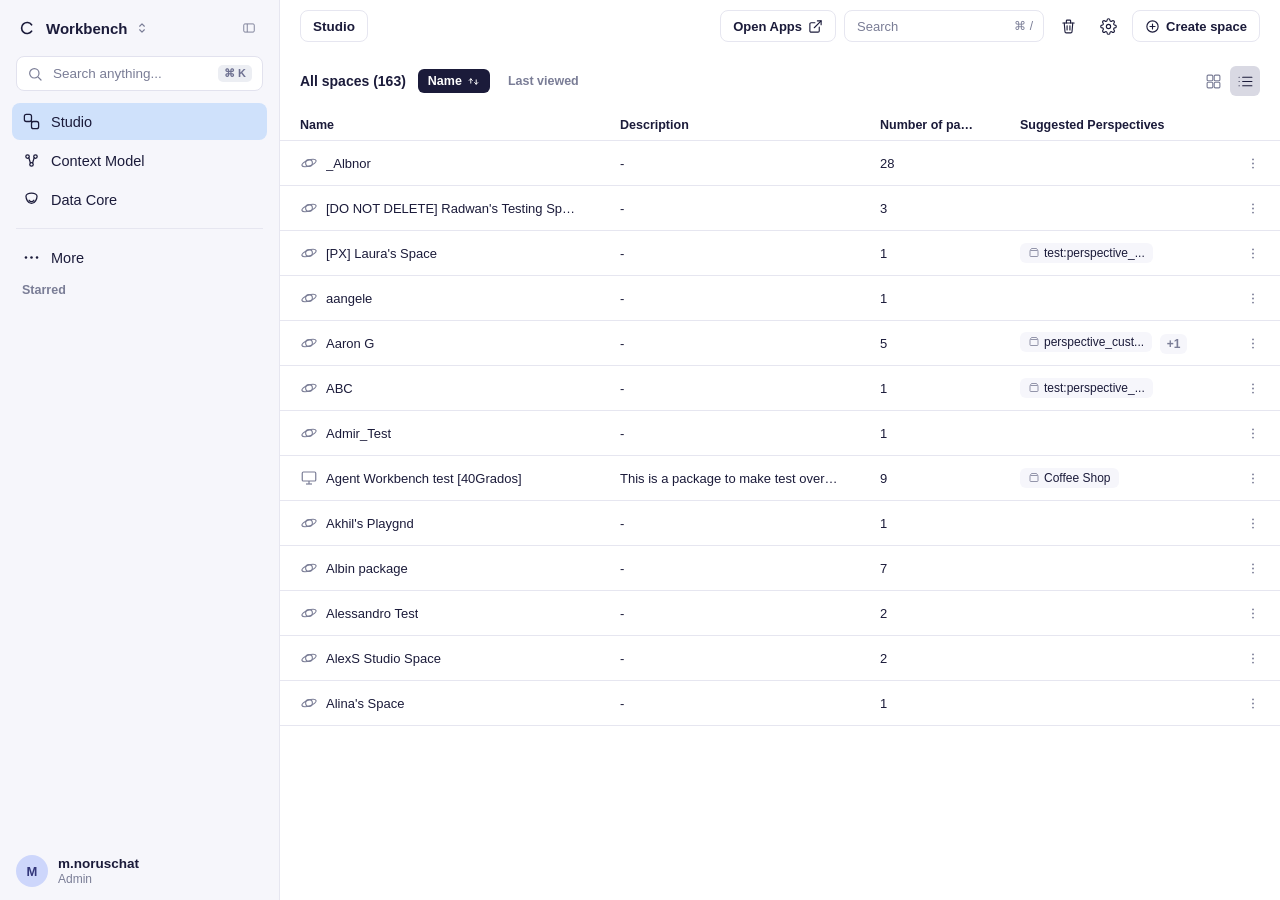
<file: builder.html>
<!DOCTYPE html>
<html lang="en">
<head>
<meta charset="UTF-8" />
<meta name="viewport" content="width=device-width, initial-scale=1.0" />
<title>Studio — Builder (current L0)</title>
<link rel="stylesheet" href="styles.css" />
</head>
<body>

<div class="app-shell">

  <aside class="l0-sidebar" id="l0-sidebar">

    <div class="l0-header">
      <div class="l0-workspace-switch">
        <svg class="l0-logo" viewBox="0 0 24 24" fill="none" stroke="currentColor" stroke-width="1.8">
          <path d="M17 8.5a6 6 0 1 0 0 7" stroke-linecap="round"/>
        </svg>
        <span class="l0-workspace-name">Workbench</span>
        <svg class="l0-chevron" viewBox="0 0 24 24" fill="none" stroke="currentColor" stroke-width="2" stroke-linecap="round" stroke-linejoin="round">
          <path d="M8 9l4-4 4 4"/>
          <path d="M8 15l4 4 4-4"/>
        </svg>
      </div>
      <button class="l0-collapse-btn" id="collapse-btn" data-tooltip="Collapse navigation">
        <svg viewBox="0 0 24 24" fill="none" stroke="currentColor" stroke-width="1.6" stroke-linejoin="round">
          <rect x="3" y="5" width="18" height="14" rx="2"/>
          <line x1="9" y1="5" x2="9" y2="19"/>
        </svg>
      </button>
    </div>

    <div class="l0-search">
      <div class="l0-search-inner" id="search-inner">
        <svg class="l0-search-icon" viewBox="0 0 24 24" fill="none" stroke="currentColor" stroke-width="1.8" stroke-linecap="round">
          <circle cx="11" cy="11" r="7"/>
          <line x1="21" y1="21" x2="16.65" y2="16.65"/>
        </svg>
        <input type="text" id="search-input" placeholder="Search anything..." />
        <span class="l0-shortcut">⌘ K</span>
      </div>
    </div>

    <nav class="l0-nav">
      <a class="l0-nav-item active" href="#" id="nav-studio" data-tooltip="Studio">
        <svg class="l0-nav-icon" viewBox="0 0 24 24" fill="none" stroke="currentColor" stroke-width="1.6" stroke-linejoin="round">
          <rect x="3" y="3" width="9" height="9" rx="2.5"/>
          <rect x="12" y="12" width="9" height="9" rx="2.5"/>
          <circle cx="12" cy="12" r="1.3" fill="currentColor" stroke="none"/>
        </svg>
        <span class="l0-nav-label">Studio</span>
      </a>
      <a class="l0-nav-item" href="#" data-tooltip="Context Model">
        <svg class="l0-nav-icon" viewBox="0 0 24 24" fill="none" stroke="currentColor" stroke-width="1.6" stroke-linecap="round">
          <circle cx="7" cy="7" r="2.2"/>
          <circle cx="17" cy="7" r="2.2"/>
          <circle cx="12" cy="17" r="2.2"/>
          <line x1="8.6" y1="8.6" x2="10.6" y2="15"/>
          <line x1="15.4" y1="8.6" x2="13.4" y2="15"/>
        </svg>
        <span class="l0-nav-label">Context Model</span>
      </a>
      <a class="l0-nav-item" href="#" data-tooltip="Data Core">
        <svg class="l0-nav-icon" viewBox="0 0 24 24" fill="none" stroke="currentColor" stroke-width="1.6" stroke-linecap="round" stroke-linejoin="round">
          <path d="M5 8c0-2.2 3.1-4 7-4s7 1.8 7 4c0 3-2.5 9-7 9S5 11 5 8z"/>
          <path d="M9 13c.7 1 1.8 1.6 3 1.6s2.3-.6 3-1.6"/>
        </svg>
        <span class="l0-nav-label">Data Core</span>
      </a>
    </nav>

    <div class="l0-divider"></div>

    <div class="l0-scroll-area">
      <nav class="l0-nav">
        <a class="l0-nav-item" href="#">
          <svg class="l0-nav-icon" viewBox="0 0 24 24" fill="currentColor">
            <circle cx="5" cy="12" r="1.6"/>
            <circle cx="12" cy="12" r="1.6"/>
            <circle cx="19" cy="12" r="1.6"/>
          </svg>
          <span class="l0-nav-label">More</span>
        </a>
      </nav>

      <div class="l0-starred">
        <span class="l0-starred-label">Starred</span>
      </div>
    </div>

    <div class="l0-footer">
      <div class="l0-avatar">M</div>
      <div class="l0-profile-info">
        <span class="l0-profile-name">m.noruschat</span>
        <span class="l0-profile-role">Admin</span>
      </div>
    </div>

  </aside>

  <main class="main-content">
    <div class="main-header">
      <div class="header-pill" id="header-pill">
        <span class="breadcrumb-root" id="breadcrumb-root">Studio</span>
      </div>

      <div class="header-right">
        <a class="hbtn" href="apps.html" target="_blank" rel="noopener">
          <span>Open Apps</span>
          <svg viewBox="0 0 24 24" fill="none" stroke="currentColor" stroke-width="1.8" stroke-linecap="round" stroke-linejoin="round">
            <path d="M18 13v6a2 2 0 0 1-2 2H5a2 2 0 0 1-2-2V8a2 2 0 0 1 2-2h6"/>
            <path d="M15 3h6v6"/>
            <path d="M10 14L21 3"/>
          </svg>
        </a>

        <div class="header-search-box">
          <input type="text" placeholder="Search" />
          <span class="header-search-shortcut">⌘ /</span>
        </div>

        <button class="hicon-btn" title="Delete">
          <svg viewBox="0 0 24 24" fill="none" stroke="currentColor" stroke-width="1.6" stroke-linecap="round" stroke-linejoin="round">
            <path d="M4 7h16"/>
            <path d="M9 7V4a1 1 0 0 1 1-1h4a1 1 0 0 1 1 1v3"/>
            <path d="M6 7l1 12a2 2 0 0 0 2 2h6a2 2 0 0 0 2-2l1-12"/>
            <path d="M10 11v6"/>
            <path d="M14 11v6"/>
          </svg>
        </button>

        <button class="hicon-btn" title="Settings">
          <svg viewBox="0 0 24 24" fill="none" stroke="currentColor" stroke-width="1.6" stroke-linecap="round" stroke-linejoin="round">
            <circle cx="12" cy="12" r="3"/>
            <path d="M19.4 15a1.7 1.7 0 0 0 .34 1.87l.06.06a2 2 0 1 1-2.83 2.83l-.06-.06a1.7 1.7 0 0 0-1.87-.34 1.7 1.7 0 0 0-1 1.55V21a2 2 0 1 1-4 0v-.09a1.7 1.7 0 0 0-1-1.55 1.7 1.7 0 0 0-1.87.34l-.06.06a2 2 0 1 1-2.83-2.83l.06-.06a1.7 1.7 0 0 0 .34-1.87 1.7 1.7 0 0 0-1.55-1H3a2 2 0 1 1 0-4h.09a1.7 1.7 0 0 0 1.55-1 1.7 1.7 0 0 0-.34-1.87l-.06-.06a2 2 0 1 1 2.83-2.83l.06.06a1.7 1.7 0 0 0 1.87.34h0A1.7 1.7 0 0 0 10 3.09V3a2 2 0 1 1 4 0v.09a1.7 1.7 0 0 0 1 1.55 1.7 1.7 0 0 0 1.87-.34l.06-.06a2 2 0 1 1 2.83 2.83l-.06.06a1.7 1.7 0 0 0-.34 1.87v0a1.7 1.7 0 0 0 1.55 1H21a2 2 0 1 1 0 4h-.09a1.7 1.7 0 0 0-1.55 1z"/>
          </svg>
        </button>

        <button class="hbtn">
          <svg viewBox="0 0 24 24" fill="none" stroke="currentColor" stroke-width="1.8" stroke-linecap="round">
            <circle cx="12" cy="12" r="9"/>
            <line x1="12" y1="8" x2="12" y2="16"/>
            <line x1="8" y1="12" x2="16" y2="12"/>
          </svg>
          <span id="create-btn-label">Create space</span>
        </button>
      </div>
    </div>
    <div class="main-body">

      <div id="space-list-view">
      <div class="toolbar">
        <div class="toolbar-left">
          <span class="toolbar-title">All spaces (163)</span>
          <button class="chip-btn chip-active">
            Name
            <svg viewBox="0 0 24 24" fill="none" stroke="currentColor" stroke-width="1.8" stroke-linecap="round" stroke-linejoin="round">
              <path d="M7 15V7"/>
              <path d="M4 10l3-3l3 3"/>
              <path d="M17 9v8"/>
              <path d="M20 14l-3 3l-3-3"/>
            </svg>
          </button>
          <button class="chip-btn chip-inactive">Last viewed</button>
        </div>
        <div class="view-toggle">
          <button class="view-toggle-btn" title="Grid view">
            <svg viewBox="0 0 24 24" fill="none" stroke="currentColor" stroke-width="1.6" stroke-linejoin="round">
              <rect x="3" y="3" width="8" height="8" rx="1.5"/>
              <rect x="13" y="3" width="8" height="8" rx="1.5"/>
              <rect x="3" y="13" width="8" height="8" rx="1.5"/>
              <rect x="13" y="13" width="8" height="8" rx="1.5"/>
            </svg>
          </button>
          <button class="view-toggle-btn active" title="List view">
            <svg viewBox="0 0 24 24" fill="none" stroke="currentColor" stroke-width="1.6" stroke-linecap="round">
              <line x1="8" y1="6" x2="21" y2="6"/>
              <line x1="8" y1="12" x2="21" y2="12"/>
              <line x1="8" y1="18" x2="21" y2="18"/>
              <line x1="3" y1="6" x2="3.01" y2="6"/>
              <line x1="3" y1="12" x2="3.01" y2="12"/>
              <line x1="3" y1="18" x2="3.01" y2="18"/>
            </svg>
          </button>
        </div>
      </div>

      <table class="data-table">
        <colgroup>
          <col class="col-name" />
          <col class="col-description" />
          <col class="col-packages" />
          <col class="col-perspectives" />
          <col class="col-actions" />
        </colgroup>
        <thead>
          <tr>
            <th>Name</th>
            <th>Description</th>
            <th>Number of packages</th>
            <th>Suggested Perspectives</th>
            <th></th>
          </tr>
        </thead>
        <tbody>

          <tr data-space-name="_Albnor" data-icon-type="space">
            <td>
              <div class="name-cell">
                <svg viewBox="0 0 24 24" fill="none" stroke="currentColor" stroke-width="1.5"><ellipse cx="12" cy="12" rx="10" ry="4" transform="rotate(-20 12 12)"/><circle cx="12" cy="12" r="4.5"/></svg>
                <span>_Albnor</span>
              </div>
            </td>
            <td class="desc-cell">-</td>
            <td>28</td>
            <td></td>
            <td><button class="row-more-btn"><svg viewBox="0 0 24 24" fill="currentColor"><circle cx="12" cy="5" r="1.6"/><circle cx="12" cy="12" r="1.6"/><circle cx="12" cy="19" r="1.6"/></svg></button></td>
          </tr>

          <tr data-space-name="[DO NOT DELETE] Radwan's Testing Space" data-icon-type="space">
            <td>
              <div class="name-cell">
                <svg viewBox="0 0 24 24" fill="none" stroke="currentColor" stroke-width="1.5"><ellipse cx="12" cy="12" rx="10" ry="4" transform="rotate(-20 12 12)"/><circle cx="12" cy="12" r="4.5"/></svg>
                <span>[DO NOT DELETE] Radwan's Testing Space</span>
              </div>
            </td>
            <td class="desc-cell">-</td>
            <td>3</td>
            <td></td>
            <td><button class="row-more-btn"><svg viewBox="0 0 24 24" fill="currentColor"><circle cx="12" cy="5" r="1.6"/><circle cx="12" cy="12" r="1.6"/><circle cx="12" cy="19" r="1.6"/></svg></button></td>
          </tr>

          <tr data-space-name="[PX] Laura's Space" data-icon-type="space">
            <td>
              <div class="name-cell">
                <svg viewBox="0 0 24 24" fill="none" stroke="currentColor" stroke-width="1.5"><ellipse cx="12" cy="12" rx="10" ry="4" transform="rotate(-20 12 12)"/><circle cx="12" cy="12" r="4.5"/></svg>
                <span>[PX] Laura's Space</span>
              </div>
            </td>
            <td class="desc-cell">-</td>
            <td>1</td>
            <td>
              <span class="perspective-chip">
                <svg viewBox="0 0 24 24" fill="none" stroke="currentColor" stroke-width="1.6" stroke-linejoin="round"><rect x="4" y="7" width="16" height="12" rx="1.5"/><path d="M4 7l3-4h10l3 4"/></svg>
                <span>test:perspective_...</span>
              </span>
            </td>
            <td><button class="row-more-btn"><svg viewBox="0 0 24 24" fill="currentColor"><circle cx="12" cy="5" r="1.6"/><circle cx="12" cy="12" r="1.6"/><circle cx="12" cy="19" r="1.6"/></svg></button></td>
          </tr>

          <tr data-space-name="aangele" data-icon-type="space">
            <td>
              <div class="name-cell">
                <svg viewBox="0 0 24 24" fill="none" stroke="currentColor" stroke-width="1.5"><ellipse cx="12" cy="12" rx="10" ry="4" transform="rotate(-20 12 12)"/><circle cx="12" cy="12" r="4.5"/></svg>
                <span>aangele</span>
              </div>
            </td>
            <td class="desc-cell">-</td>
            <td>1</td>
            <td></td>
            <td><button class="row-more-btn"><svg viewBox="0 0 24 24" fill="currentColor"><circle cx="12" cy="5" r="1.6"/><circle cx="12" cy="12" r="1.6"/><circle cx="12" cy="19" r="1.6"/></svg></button></td>
          </tr>

          <tr data-space-name="Aaron G" data-icon-type="space">
            <td>
              <div class="name-cell">
                <svg viewBox="0 0 24 24" fill="none" stroke="currentColor" stroke-width="1.5"><ellipse cx="12" cy="12" rx="10" ry="4" transform="rotate(-20 12 12)"/><circle cx="12" cy="12" r="4.5"/></svg>
                <span>Aaron G</span>
              </div>
            </td>
            <td class="desc-cell">-</td>
            <td>5</td>
            <td>
              <span class="perspective-chip">
                <svg viewBox="0 0 24 24" fill="none" stroke="currentColor" stroke-width="1.6" stroke-linejoin="round"><rect x="4" y="7" width="16" height="12" rx="1.5"/><path d="M4 7l3-4h10l3 4"/></svg>
                <span>perspective_cust...</span>
              </span>
              <span class="perspective-more">+1</span>
            </td>
            <td><button class="row-more-btn"><svg viewBox="0 0 24 24" fill="currentColor"><circle cx="12" cy="5" r="1.6"/><circle cx="12" cy="12" r="1.6"/><circle cx="12" cy="19" r="1.6"/></svg></button></td>
          </tr>

          <tr data-space-name="ABC" data-icon-type="space">
            <td>
              <div class="name-cell">
                <svg viewBox="0 0 24 24" fill="none" stroke="currentColor" stroke-width="1.5"><ellipse cx="12" cy="12" rx="10" ry="4" transform="rotate(-20 12 12)"/><circle cx="12" cy="12" r="4.5"/></svg>
                <span>ABC</span>
              </div>
            </td>
            <td class="desc-cell">-</td>
            <td>1</td>
            <td>
              <span class="perspective-chip">
                <svg viewBox="0 0 24 24" fill="none" stroke="currentColor" stroke-width="1.6" stroke-linejoin="round"><rect x="4" y="7" width="16" height="12" rx="1.5"/><path d="M4 7l3-4h10l3 4"/></svg>
                <span>test:perspective_...</span>
              </span>
            </td>
            <td><button class="row-more-btn"><svg viewBox="0 0 24 24" fill="currentColor"><circle cx="12" cy="5" r="1.6"/><circle cx="12" cy="12" r="1.6"/><circle cx="12" cy="19" r="1.6"/></svg></button></td>
          </tr>

          <tr data-space-name="Admir_Test" data-icon-type="space">
            <td>
              <div class="name-cell">
                <svg viewBox="0 0 24 24" fill="none" stroke="currentColor" stroke-width="1.5"><ellipse cx="12" cy="12" rx="10" ry="4" transform="rotate(-20 12 12)"/><circle cx="12" cy="12" r="4.5"/></svg>
                <span>Admir_Test</span>
              </div>
            </td>
            <td class="desc-cell">-</td>
            <td>1</td>
            <td></td>
            <td><button class="row-more-btn"><svg viewBox="0 0 24 24" fill="currentColor"><circle cx="12" cy="5" r="1.6"/><circle cx="12" cy="12" r="1.6"/><circle cx="12" cy="19" r="1.6"/></svg></button></td>
          </tr>

          <tr data-space-name="Agent Workbench test [40Grados]" data-icon-type="workbench">
            <td>
              <div class="name-cell">
                <svg viewBox="0 0 24 24" fill="none" stroke="currentColor" stroke-width="1.6" stroke-linejoin="round"><rect x="3" y="4" width="18" height="12" rx="1.5"/><line x1="8" y1="20" x2="16" y2="20"/><line x1="12" y1="16" x2="12" y2="20"/></svg>
                <span>Agent Workbench test [40Grados]</span>
              </div>
            </td>
            <td class="desc-cell">This is a package to make test over the w...</td>
            <td>9</td>
            <td>
              <span class="perspective-chip">
                <svg viewBox="0 0 24 24" fill="none" stroke="currentColor" stroke-width="1.6" stroke-linejoin="round"><rect x="4" y="7" width="16" height="12" rx="1.5"/><path d="M4 7l3-4h10l3 4"/></svg>
                <span>Coffee Shop</span>
              </span>
            </td>
            <td><button class="row-more-btn"><svg viewBox="0 0 24 24" fill="currentColor"><circle cx="12" cy="5" r="1.6"/><circle cx="12" cy="12" r="1.6"/><circle cx="12" cy="19" r="1.6"/></svg></button></td>
          </tr>

          <tr data-space-name="Akhil's Playgnd" data-icon-type="space">
            <td>
              <div class="name-cell">
                <svg viewBox="0 0 24 24" fill="none" stroke="currentColor" stroke-width="1.5"><ellipse cx="12" cy="12" rx="10" ry="4" transform="rotate(-20 12 12)"/><circle cx="12" cy="12" r="4.5"/></svg>
                <span>Akhil's Playgnd</span>
              </div>
            </td>
            <td class="desc-cell">-</td>
            <td>1</td>
            <td></td>
            <td><button class="row-more-btn"><svg viewBox="0 0 24 24" fill="currentColor"><circle cx="12" cy="5" r="1.6"/><circle cx="12" cy="12" r="1.6"/><circle cx="12" cy="19" r="1.6"/></svg></button></td>
          </tr>

          <tr data-space-name="Albin package" data-icon-type="space">
            <td>
              <div class="name-cell">
                <svg viewBox="0 0 24 24" fill="none" stroke="currentColor" stroke-width="1.5"><ellipse cx="12" cy="12" rx="10" ry="4" transform="rotate(-20 12 12)"/><circle cx="12" cy="12" r="4.5"/></svg>
                <span>Albin package</span>
              </div>
            </td>
            <td class="desc-cell">-</td>
            <td>7</td>
            <td></td>
            <td><button class="row-more-btn"><svg viewBox="0 0 24 24" fill="currentColor"><circle cx="12" cy="5" r="1.6"/><circle cx="12" cy="12" r="1.6"/><circle cx="12" cy="19" r="1.6"/></svg></button></td>
          </tr>

          <tr data-space-name="Alessandro Test" data-icon-type="space">
            <td>
              <div class="name-cell">
                <svg viewBox="0 0 24 24" fill="none" stroke="currentColor" stroke-width="1.5"><ellipse cx="12" cy="12" rx="10" ry="4" transform="rotate(-20 12 12)"/><circle cx="12" cy="12" r="4.5"/></svg>
                <span>Alessandro Test</span>
              </div>
            </td>
            <td class="desc-cell">-</td>
            <td>2</td>
            <td></td>
            <td><button class="row-more-btn"><svg viewBox="0 0 24 24" fill="currentColor"><circle cx="12" cy="5" r="1.6"/><circle cx="12" cy="12" r="1.6"/><circle cx="12" cy="19" r="1.6"/></svg></button></td>
          </tr>

          <tr data-space-name="AlexS Studio Space" data-icon-type="space">
            <td>
              <div class="name-cell">
                <svg viewBox="0 0 24 24" fill="none" stroke="currentColor" stroke-width="1.5"><ellipse cx="12" cy="12" rx="10" ry="4" transform="rotate(-20 12 12)"/><circle cx="12" cy="12" r="4.5"/></svg>
                <span>AlexS Studio Space</span>
              </div>
            </td>
            <td class="desc-cell">-</td>
            <td>2</td>
            <td></td>
            <td><button class="row-more-btn"><svg viewBox="0 0 24 24" fill="currentColor"><circle cx="12" cy="5" r="1.6"/><circle cx="12" cy="12" r="1.6"/><circle cx="12" cy="19" r="1.6"/></svg></button></td>
          </tr>

          <tr data-space-name="Alina's Space" data-icon-type="space">
            <td>
              <div class="name-cell">
                <svg viewBox="0 0 24 24" fill="none" stroke="currentColor" stroke-width="1.5"><ellipse cx="12" cy="12" rx="10" ry="4" transform="rotate(-20 12 12)"/><circle cx="12" cy="12" r="4.5"/></svg>
                <span>Alina's Space</span>
              </div>
            </td>
            <td class="desc-cell">-</td>
            <td>1</td>
            <td></td>
            <td><button class="row-more-btn"><svg viewBox="0 0 24 24" fill="currentColor"><circle cx="12" cy="5" r="1.6"/><circle cx="12" cy="12" r="1.6"/><circle cx="12" cy="19" r="1.6"/></svg></button></td>
          </tr>

        </tbody>
      </table>
      </div>

      <div id="space-detail-view" hidden>
      <div class="toolbar">
        <div class="toolbar-left">
          <span class="toolbar-title">All packages (28)</span>
          <button class="chip-btn chip-active">
            Name
            <svg viewBox="0 0 24 24" fill="none" stroke="currentColor" stroke-width="1.8" stroke-linecap="round" stroke-linejoin="round">
              <path d="M7 15V7"/>
              <path d="M4 10l3-3l3 3"/>
              <path d="M17 9v8"/>
              <path d="M20 14l-3 3l-3-3"/>
            </svg>
          </button>
          <button class="chip-btn chip-inactive">Last viewed</button>
          <button class="chip-btn chip-inactive">
            Created by: All
            <svg viewBox="0 0 24 24" fill="none" stroke="currentColor" stroke-width="2" stroke-linecap="round" stroke-linejoin="round"><path d="M6 9l6 6 6-6"/></svg>
          </button>
          <button class="chip-btn chip-inactive">
            Perspectives:
            <svg viewBox="0 0 24 24" fill="none" stroke="currentColor" stroke-width="2" stroke-linecap="round" stroke-linejoin="round"><path d="M6 9l6 6 6-6"/></svg>
          </button>
        </div>
        <div class="view-toggle">
          <button class="view-toggle-btn" title="Grid view">
            <svg viewBox="0 0 24 24" fill="none" stroke="currentColor" stroke-width="1.6" stroke-linejoin="round">
              <rect x="3" y="3" width="8" height="8" rx="1.5"/>
              <rect x="13" y="3" width="8" height="8" rx="1.5"/>
              <rect x="3" y="13" width="8" height="8" rx="1.5"/>
              <rect x="13" y="13" width="8" height="8" rx="1.5"/>
            </svg>
          </button>
          <button class="view-toggle-btn active" title="List view">
            <svg viewBox="0 0 24 24" fill="none" stroke="currentColor" stroke-width="1.6" stroke-linecap="round">
              <line x1="8" y1="6" x2="21" y2="6"/>
              <line x1="8" y1="12" x2="21" y2="12"/>
              <line x1="8" y1="18" x2="21" y2="18"/>
              <line x1="3" y1="6" x2="3.01" y2="6"/>
              <line x1="3" y1="12" x2="3.01" y2="12"/>
              <line x1="3" y1="18" x2="3.01" y2="18"/>
            </svg>
          </button>
        </div>
      </div>

      <table class="data-table">
        <colgroup>
          <col class="col-name" />
          <col class="col-description" />
          <col class="col-packages" />
          <col class="col-perspectives" />
          <col class="col-actions" />
        </colgroup>
        <thead>
          <tr>
            <th>Name</th>
            <th>Description</th>
            <th>Last viewed</th>
            <th>Perspectives</th>
            <th></th>
          </tr>
        </thead>
        <tbody>
          <tr><td><div class="name-cell"><svg class="expand-chevron" viewBox="0 0 24 24" fill="none" stroke="currentColor" stroke-width="2" stroke-linecap="round" stroke-linejoin="round"><path d="M9 6l6 6-6 6"/></svg><svg viewBox="0 0 24 24" fill="none" stroke="currentColor" stroke-width="1.6" stroke-linejoin="round"><path d="M12 2l8 4.5v9L12 20l-8-4.5v-9L12 2z"/><circle cx="12" cy="11" r="2.3"/></svg><span>AGENT PIG flagtest DP</span></div></td><td class="desc-cell">-</td><td>Not viewed</td><td></td><td><button class="row-more-btn"><svg viewBox="0 0 24 24" fill="currentColor"><circle cx="12" cy="5" r="1.6"/><circle cx="12" cy="12" r="1.6"/><circle cx="12" cy="19" r="1.6"/></svg></button></td></tr>
          <tr><td><div class="name-cell"><svg class="expand-chevron" viewBox="0 0 24 24" fill="none" stroke="currentColor" stroke-width="2" stroke-linecap="round" stroke-linejoin="round"><path d="M9 6l6 6-6 6"/></svg><svg viewBox="0 0 24 24" fill="none" stroke="currentColor" stroke-width="1.6" stroke-linejoin="round"><path d="M12 2l8 4.5v9L12 20l-8-4.5v-9L12 2z"/><circle cx="12" cy="11" r="2.3"/></svg><span>ConsumptionWithPermissions</span></div></td><td class="desc-cell">-</td><td>Not viewed</td><td></td><td><button class="row-more-btn"><svg viewBox="0 0 24 24" fill="currentColor"><circle cx="12" cy="5" r="1.6"/><circle cx="12" cy="12" r="1.6"/><circle cx="12" cy="19" r="1.6"/></svg></button></td></tr>
          <tr><td><div class="name-cell"><svg class="expand-chevron" viewBox="0 0 24 24" fill="none" stroke="currentColor" stroke-width="2" stroke-linecap="round" stroke-linejoin="round"><path d="M9 6l6 6-6 6"/></svg><svg viewBox="0 0 24 24" fill="none" stroke="currentColor" stroke-width="1.6" stroke-linejoin="round"><path d="M12 2l8 4.5v9L12 20l-8-4.5v-9L12 2z"/><circle cx="12" cy="11" r="2.3"/></svg><span>emptyPack</span></div></td><td class="desc-cell">-</td><td>a month ago</td><td></td><td><button class="row-more-btn"><svg viewBox="0 0 24 24" fill="currentColor"><circle cx="12" cy="5" r="1.6"/><circle cx="12" cy="12" r="1.6"/><circle cx="12" cy="19" r="1.6"/></svg></button></td></tr>
          <tr><td><div class="name-cell"><svg class="expand-chevron" viewBox="0 0 24 24" fill="none" stroke="currentColor" stroke-width="2" stroke-linecap="round" stroke-linejoin="round"><path d="M9 6l6 6-6 6"/></svg><svg viewBox="0 0 24 24" fill="none" stroke="currentColor" stroke-width="1.6" stroke-linejoin="round"><path d="M12 2l8 4.5v9L12 20l-8-4.5v-9L12 2z"/><circle cx="12" cy="11" r="2.3"/></svg><span>ErinConsumption</span></div></td><td class="desc-cell">-</td><td>Not viewed</td><td></td><td><button class="row-more-btn"><svg viewBox="0 0 24 24" fill="currentColor"><circle cx="12" cy="5" r="1.6"/><circle cx="12" cy="12" r="1.6"/><circle cx="12" cy="19" r="1.6"/></svg></button></td></tr>
          <tr><td><div class="name-cell"><svg class="expand-chevron" viewBox="0 0 24 24" fill="none" stroke="currentColor" stroke-width="2" stroke-linecap="round" stroke-linejoin="round"><path d="M9 6l6 6-6 6"/></svg><svg viewBox="0 0 24 24" fill="none" stroke="currentColor" stroke-width="1.6" stroke-linejoin="round"><path d="M12 2l8 4.5v9L12 20l-8-4.5v-9L12 2z"/><circle cx="12" cy="11" r="2.3"/></svg><span>Hello world</span></div></td><td class="desc-cell">-</td><td>28 days ago</td><td></td><td><button class="row-more-btn"><svg viewBox="0 0 24 24" fill="currentColor"><circle cx="12" cy="5" r="1.6"/><circle cx="12" cy="12" r="1.6"/><circle cx="12" cy="19" r="1.6"/></svg></button></td></tr>
          <tr><td><div class="name-cell"><svg class="expand-chevron" viewBox="0 0 24 24" fill="none" stroke="currentColor" stroke-width="2" stroke-linecap="round" stroke-linejoin="round"><path d="M9 6l6 6-6 6"/></svg><svg viewBox="0 0 24 24" fill="none" stroke="currentColor" stroke-width="1.6" stroke-linejoin="round"><path d="M12 2l8 4.5v9L12 20l-8-4.5v-9L12 2z"/><circle cx="12" cy="11" r="2.3"/></svg><span>MyCoffeeShop</span></div></td><td class="desc-cell">-</td><td>Not viewed</td><td></td><td><button class="row-more-btn"><svg viewBox="0 0 24 24" fill="currentColor"><circle cx="12" cy="5" r="1.6"/><circle cx="12" cy="12" r="1.6"/><circle cx="12" cy="19" r="1.6"/></svg></button></td></tr>
          <tr><td><div class="name-cell"><svg class="expand-chevron" viewBox="0 0 24 24" fill="none" stroke="currentColor" stroke-width="2" stroke-linecap="round" stroke-linejoin="round"><path d="M9 6l6 6-6 6"/></svg><svg viewBox="0 0 24 24" fill="none" stroke="currentColor" stroke-width="1.6" stroke-linejoin="round"><path d="M12 2l8 4.5v9L12 20l-8-4.5v-9L12 2z"/><circle cx="12" cy="11" r="2.3"/></svg><span>myCoffeeShopSolution</span></div></td><td class="desc-cell">-</td><td>Not viewed</td><td></td><td><button class="row-more-btn"><svg viewBox="0 0 24 24" fill="currentColor"><circle cx="12" cy="5" r="1.6"/><circle cx="12" cy="12" r="1.6"/><circle cx="12" cy="19" r="1.6"/></svg></button></td></tr>
          <tr><td><div class="name-cell"><svg class="expand-chevron" viewBox="0 0 24 24" fill="none" stroke="currentColor" stroke-width="2" stroke-linecap="round" stroke-linejoin="round"><path d="M9 6l6 6-6 6"/></svg><svg viewBox="0 0 24 24" fill="none" stroke="currentColor" stroke-width="1.6" stroke-linejoin="round"><path d="M12 2l8 4.5v9L12 20l-8-4.5v-9L12 2z"/><circle cx="12" cy="11" r="2.3"/></svg><span>MYEXTRAPACK</span></div></td><td class="desc-cell">-</td><td>Not viewed</td><td></td><td><button class="row-more-btn"><svg viewBox="0 0 24 24" fill="currentColor"><circle cx="12" cy="5" r="1.6"/><circle cx="12" cy="12" r="1.6"/><circle cx="12" cy="19" r="1.6"/></svg></button></td></tr>
          <tr><td><div class="name-cell"><svg class="expand-chevron" viewBox="0 0 24 24" fill="none" stroke="currentColor" stroke-width="2" stroke-linecap="round" stroke-linejoin="round"><path d="M9 6l6 6-6 6"/></svg><svg viewBox="0 0 24 24" fill="none" stroke="currentColor" stroke-width="1.6" stroke-linejoin="round"><path d="M12 2l8 4.5v9L12 20l-8-4.5v-9L12 2z"/><circle cx="12" cy="11" r="2.3"/></svg><span>NewDemoPackage3</span></div></td><td class="desc-cell">-</td><td>Not viewed</td><td></td><td><button class="row-more-btn"><svg viewBox="0 0 24 24" fill="currentColor"><circle cx="12" cy="5" r="1.6"/><circle cx="12" cy="12" r="1.6"/><circle cx="12" cy="19" r="1.6"/></svg></button></td></tr>
        </tbody>
      </table>
      </div>

    </div>
  </main>

</div>

<script>
  const collapseBtn = document.getElementById('collapse-btn');
  const sidebar = document.getElementById('l0-sidebar');
  const searchInner = document.getElementById('search-inner');
  const searchInput = document.getElementById('search-input');

  function setCollapsed(collapsed) {
    sidebar.classList.toggle('collapsed', collapsed);
    collapseBtn.setAttribute('data-tooltip', collapsed ? 'Expand navigation' : 'Collapse navigation');
  }

  collapseBtn.addEventListener('click', () => {
    setCollapsed(!sidebar.classList.contains('collapsed'));
  });

  searchInner.addEventListener('click', () => {
    if (sidebar.classList.contains('collapsed')) {
      setCollapsed(false);
      searchInput.focus();
    }
  });

  // ---- Space selection: breadcrumb header + Create space -> Create package ----
  const headerPill = document.getElementById('header-pill');
  const createBtnLabel = document.getElementById('create-btn-label');
  const spaceListView = document.getElementById('space-list-view');
  const spaceDetailView = document.getElementById('space-detail-view');

  const icons = {
    space: '<svg class="breadcrumb-icon" viewBox="0 0 24 24" fill="none" stroke="currentColor" stroke-width="1.5"><ellipse cx="12" cy="12" rx="10" ry="4" transform="rotate(-20 12 12)"/><circle cx="12" cy="12" r="4.5"/></svg>',
    workbench: '<svg class="breadcrumb-icon" viewBox="0 0 24 24" fill="none" stroke="currentColor" stroke-width="1.6" stroke-linejoin="round"><rect x="3" y="4" width="18" height="12" rx="1.5"/><line x1="8" y1="20" x2="16" y2="20"/><line x1="12" y1="16" x2="12" y2="20"/></svg>'
  };

  function showStudioRoot() {
    headerPill.innerHTML = '<span class="breadcrumb-root" id="breadcrumb-root">Studio</span>';
    document.getElementById('breadcrumb-root').addEventListener('click', showStudioRoot);
    createBtnLabel.textContent = 'Create space';
    spaceListView.hidden = false;
    spaceDetailView.hidden = true;
  }

  function selectSpace(name, iconType) {
    headerPill.innerHTML = `
      <span class="breadcrumb-root" id="breadcrumb-root">Studio</span>
      <svg class="breadcrumb-sep" viewBox="0 0 24 24" fill="none" stroke="currentColor" stroke-width="2" stroke-linecap="round" stroke-linejoin="round"><path d="M9 6l6 6-6 6"/></svg>
      <span class="breadcrumb-current">
        ${icons[iconType] || icons.space}
        <span>${name}</span>
      </span>
      <svg class="breadcrumb-chevron" viewBox="0 0 24 24" fill="none" stroke="currentColor" stroke-width="2" stroke-linecap="round" stroke-linejoin="round"><path d="M6 9l6 6 6-6"/></svg>
    `;
    document.getElementById('breadcrumb-root').addEventListener('click', showStudioRoot);
    createBtnLabel.textContent = 'Create package';
    spaceListView.hidden = true;
    spaceDetailView.hidden = false;
  }

  document.getElementById('breadcrumb-root').addEventListener('click', showStudioRoot);

  document.getElementById('nav-studio').addEventListener('click', (e) => {
    e.preventDefault();
    showStudioRoot();
  });

  document.querySelectorAll('#space-list-view .data-table tbody tr').forEach((row) => {
    row.addEventListener('click', () => {
      selectSpace(row.dataset.spaceName, row.dataset.iconType);
    });
  });

  // Selecting a package opens the builder/IDE experience for that asset
  document.querySelectorAll('#space-detail-view .data-table tbody tr').forEach((row) => {
    row.addEventListener('click', () => {
      window.location.href = 'ide.html';
    });
  });
</script>

</body>
</html>
</file>
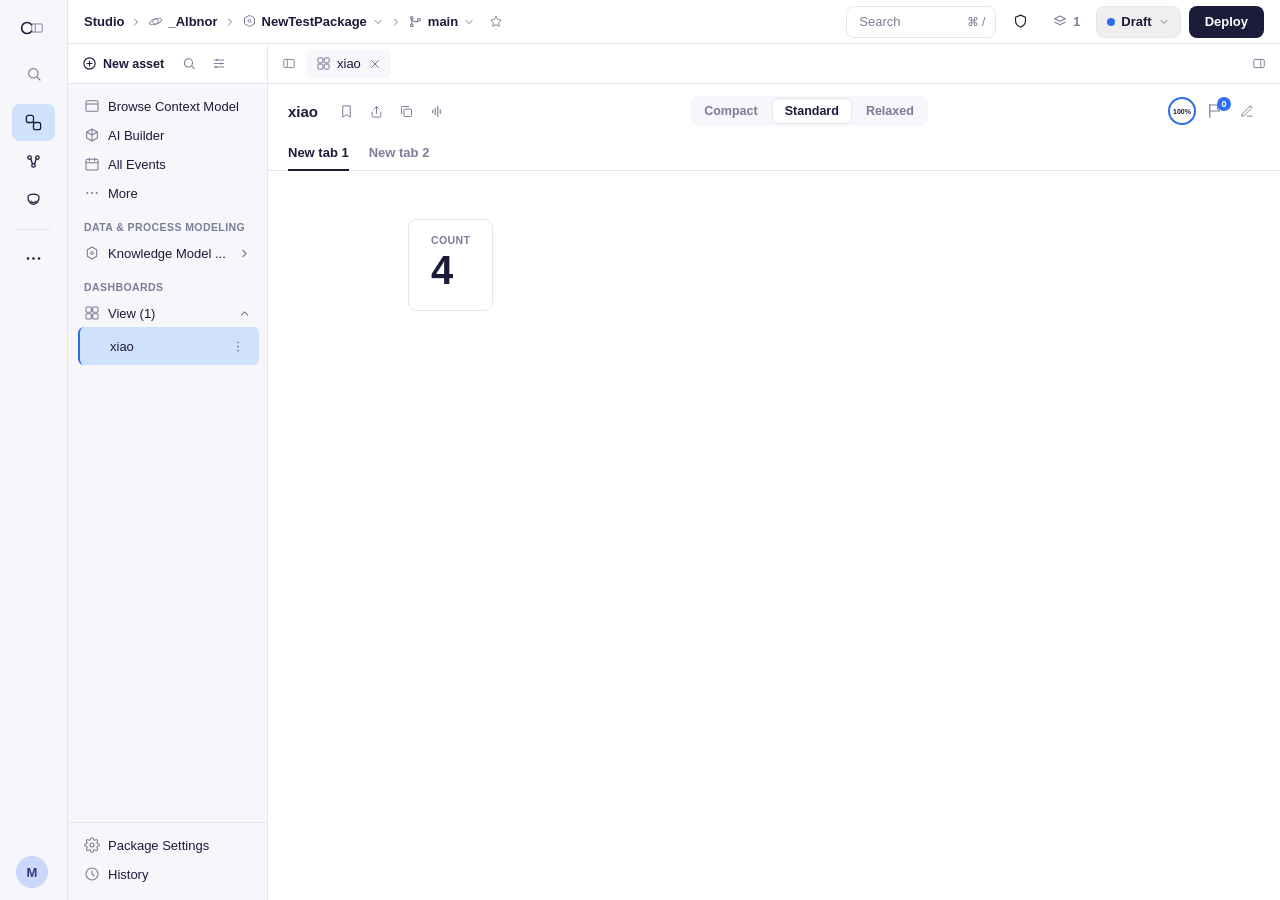
<file: ide.html>
<!DOCTYPE html>
<html lang="en">
<head>
<meta charset="UTF-8" />
<meta name="viewport" content="width=device-width, initial-scale=1.0" />
<title>Studio — IDE (asset editor)</title>
<link rel="stylesheet" href="styles.css" />
</head>
<body>

<div class="app-shell">

  <aside class="l0-sidebar collapsed" id="l0-sidebar">

    <div class="l0-header">
      <div class="l0-workspace-switch">
        <svg class="l0-logo" viewBox="0 0 24 24" fill="none" stroke="currentColor" stroke-width="1.8">
          <path d="M17 8.5a6 6 0 1 0 0 7" stroke-linecap="round"/>
        </svg>
        <span class="l0-workspace-name">Workbench</span>
        <svg class="l0-chevron" viewBox="0 0 24 24" fill="none" stroke="currentColor" stroke-width="2" stroke-linecap="round" stroke-linejoin="round">
          <path d="M8 9l4-4 4 4"/>
          <path d="M8 15l4 4 4-4"/>
        </svg>
      </div>
      <button class="l0-collapse-btn" id="collapse-btn" data-tooltip="Expand navigation">
        <svg viewBox="0 0 24 24" fill="none" stroke="currentColor" stroke-width="1.6" stroke-linejoin="round">
          <rect x="3" y="5" width="18" height="14" rx="2"/>
          <line x1="9" y1="5" x2="9" y2="19"/>
        </svg>
      </button>
    </div>

    <div class="l0-search">
      <div class="l0-search-inner" id="search-inner">
        <svg class="l0-search-icon" viewBox="0 0 24 24" fill="none" stroke="currentColor" stroke-width="1.8" stroke-linecap="round">
          <circle cx="11" cy="11" r="7"/>
          <line x1="21" y1="21" x2="16.65" y2="16.65"/>
        </svg>
        <input type="text" id="search-input" placeholder="Search anything..." />
        <span class="l0-shortcut">⌘ K</span>
      </div>
    </div>

    <nav class="l0-nav">
      <a class="l0-nav-item active" href="builder.html" id="nav-studio" data-tooltip="Studio">
        <svg class="l0-nav-icon" viewBox="0 0 24 24" fill="none" stroke="currentColor" stroke-width="1.6" stroke-linejoin="round">
          <rect x="3" y="3" width="9" height="9" rx="2.5"/>
          <rect x="12" y="12" width="9" height="9" rx="2.5"/>
          <circle cx="12" cy="12" r="1.3" fill="currentColor" stroke="none"/>
        </svg>
        <span class="l0-nav-label">Studio</span>
      </a>
      <a class="l0-nav-item" href="#" data-tooltip="Context Model">
        <svg class="l0-nav-icon" viewBox="0 0 24 24" fill="none" stroke="currentColor" stroke-width="1.6" stroke-linecap="round">
          <circle cx="7" cy="7" r="2.2"/>
          <circle cx="17" cy="7" r="2.2"/>
          <circle cx="12" cy="17" r="2.2"/>
          <line x1="8.6" y1="8.6" x2="10.6" y2="15"/>
          <line x1="15.4" y1="8.6" x2="13.4" y2="15"/>
        </svg>
        <span class="l0-nav-label">Context Model</span>
      </a>
      <a class="l0-nav-item" href="#" data-tooltip="Data Core">
        <svg class="l0-nav-icon" viewBox="0 0 24 24" fill="none" stroke="currentColor" stroke-width="1.6" stroke-linecap="round" stroke-linejoin="round">
          <path d="M5 8c0-2.2 3.1-4 7-4s7 1.8 7 4c0 3-2.5 9-7 9S5 11 5 8z"/>
          <path d="M9 13c.7 1 1.8 1.6 3 1.6s2.3-.6 3-1.6"/>
        </svg>
        <span class="l0-nav-label">Data Core</span>
      </a>
    </nav>

    <div class="l0-divider"></div>

    <div class="l0-scroll-area">
      <nav class="l0-nav">
        <a class="l0-nav-item" href="#">
          <svg class="l0-nav-icon" viewBox="0 0 24 24" fill="currentColor">
            <circle cx="5" cy="12" r="1.6"/>
            <circle cx="12" cy="12" r="1.6"/>
            <circle cx="19" cy="12" r="1.6"/>
          </svg>
          <span class="l0-nav-label">More</span>
        </a>
      </nav>

      <div class="l0-starred">
        <span class="l0-starred-label">Starred</span>
      </div>
    </div>

    <div class="l0-footer">
      <div class="l0-avatar">M</div>
      <div class="l0-profile-info">
        <span class="l0-profile-name">m.noruschat</span>
        <span class="l0-profile-role">Admin</span>
      </div>
    </div>

  </aside>

  <div class="ide-shell">

  <!-- ---------- Top bar: breadcrumb + global actions ---------- -->
  <div class="ide-topbar">
    <div class="ide-breadcrumb">
      <span class="ide-crumb static" id="crumb-studio">Studio</span>
      <svg class="ide-crumb-sep" viewBox="0 0 24 24" fill="none" stroke="currentColor" stroke-width="2" stroke-linecap="round" stroke-linejoin="round"><path d="M9 6l6 6-6 6"/></svg>

      <span class="ide-crumb" id="crumb-space">
        <svg class="crumb-icon" viewBox="0 0 24 24" fill="none" stroke="currentColor" stroke-width="1.5"><ellipse cx="12" cy="12" rx="10" ry="4" transform="rotate(-20 12 12)"/><circle cx="12" cy="12" r="4.5"/></svg>
        <span>_Albnor</span>
      </span>
      <svg class="ide-crumb-sep" viewBox="0 0 24 24" fill="none" stroke="currentColor" stroke-width="2" stroke-linecap="round" stroke-linejoin="round"><path d="M9 6l6 6-6 6"/></svg>

      <span class="ide-crumb static">
        <svg class="crumb-icon" viewBox="0 0 24 24" fill="none" stroke="currentColor" stroke-width="1.6" stroke-linejoin="round"><path d="M12 2l8 4.5v9L12 20l-8-4.5v-9L12 2z"/><circle cx="12" cy="11" r="2.3"/></svg>
        <span>NewTestPackage</span>
        <svg class="crumb-chevron" viewBox="0 0 24 24" fill="none" stroke="currentColor" stroke-width="2" stroke-linecap="round" stroke-linejoin="round"><path d="M6 9l6 6 6-6"/></svg>
      </span>
      <svg class="ide-crumb-sep" viewBox="0 0 24 24" fill="none" stroke="currentColor" stroke-width="2" stroke-linecap="round" stroke-linejoin="round"><path d="M9 6l6 6-6 6"/></svg>

      <span class="ide-crumb static">
        <svg class="crumb-icon" viewBox="0 0 24 24" fill="none" stroke="currentColor" stroke-width="1.8" stroke-linecap="round" stroke-linejoin="round">
          <circle cx="6" cy="6" r="2.1"/><circle cx="6" cy="18" r="2.1"/><circle cx="17.5" cy="9" r="2.1"/>
          <path d="M6 8.1V15.9"/>
          <path d="M6 8.1c0 3 3 4 6 4h3.7"/>
        </svg>
        <span>main</span>
        <svg class="crumb-chevron" viewBox="0 0 24 24" fill="none" stroke="currentColor" stroke-width="2" stroke-linecap="round" stroke-linejoin="round"><path d="M6 9l6 6 6-6"/></svg>
      </span>

      <button class="ide-favorite-btn" title="Favorite">
        <svg viewBox="0 0 24 24" fill="none" stroke="currentColor" stroke-width="1.6" stroke-linejoin="round"><path d="M12 3l2.8 5.7 6.2.9-4.5 4.4 1 6.2L12 17.2 6.5 20.2l1-6.2-4.5-4.4 6.2-.9L12 3z"/></svg>
      </button>
    </div>

    <div class="ide-topbar-right">
      <div class="header-search-box">
        <input type="text" placeholder="Search" />
        <span class="header-search-shortcut">⌘ /</span>
      </div>

      <button class="hicon-btn" title="Validation">
        <svg viewBox="0 0 24 24" fill="none" stroke="currentColor" stroke-width="1.6" stroke-linejoin="round"><path d="M12 3l7 3v5c0 4.5-3 7.5-7 9-4-1.5-7-4.5-7-9V6l7-3z"/></svg>
      </button>

      <button class="count-btn" title="Environments">
        <svg viewBox="0 0 24 24" fill="none" stroke="currentColor" stroke-width="1.6" stroke-linejoin="round"><path d="M12 3l8 4-8 4-8-4 8-4z"/><path d="M4 12l8 4 8-4"/></svg>
        1
      </button>

      <button class="status-pill">
        <span class="status-dot"></span>
        Draft
        <svg viewBox="0 0 24 24" fill="none" stroke="currentColor" stroke-width="2" stroke-linecap="round" stroke-linejoin="round"><path d="M6 9l6 6 6-6"/></svg>
      </button>

      <button class="btn-primary">Deploy</button>
    </div>
  </div>

  <!-- ---------- Tab bar ---------- -->
  <div class="ide-tabbar">
    <div class="ide-tabbar-sidebar-slot">
      <button class="new-asset-btn">
        <svg viewBox="0 0 24 24" fill="none" stroke="currentColor" stroke-width="1.8" stroke-linecap="round"><circle cx="12" cy="12" r="9"/><line x1="12" y1="8" x2="12" y2="16"/><line x1="8" y1="12" x2="16" y2="12"/></svg>
        New asset
      </button>
      <button class="tabbar-icon-btn" title="Search">
        <svg viewBox="0 0 24 24" fill="none" stroke="currentColor" stroke-width="1.8" stroke-linecap="round"><circle cx="11" cy="11" r="7"/><line x1="21" y1="21" x2="16.65" y2="16.65"/></svg>
      </button>
      <button class="tabbar-icon-btn" title="Filter">
        <svg viewBox="0 0 24 24" fill="none" stroke="currentColor" stroke-width="1.6" stroke-linecap="round">
          <line x1="4" y1="6" x2="20" y2="6"/><circle cx="9" cy="6" r="1.8" fill="currentColor" stroke="none"/>
          <line x1="4" y1="12" x2="20" y2="12"/><circle cx="15" cy="12" r="1.8" fill="currentColor" stroke="none"/>
          <line x1="4" y1="18" x2="20" y2="18"/><circle cx="7" cy="18" r="1.8" fill="currentColor" stroke="none"/>
        </svg>
      </button>
    </div>

    <div class="ide-tabbar-main">
      <button class="tabbar-icon-btn" title="Toggle panel">
        <svg viewBox="0 0 24 24" fill="none" stroke="currentColor" stroke-width="1.6" stroke-linejoin="round"><rect x="3" y="5" width="18" height="14" rx="2"/><line x1="9" y1="5" x2="9" y2="19"/></svg>
      </button>

      <div class="asset-tab">
        <svg class="tab-icon" viewBox="0 0 24 24" fill="none" stroke="currentColor" stroke-width="1.6" stroke-linejoin="round"><rect x="3" y="3" width="8" height="8" rx="1.5"/><rect x="13" y="3" width="8" height="8" rx="1.5"/><rect x="3" y="13" width="8" height="8" rx="1.5"/><rect x="13" y="13" width="8" height="8" rx="1.5"/></svg>
        <span>xiao</span>
        <span class="tab-close"><svg viewBox="0 0 24 24" fill="none" stroke="currentColor" stroke-width="2" stroke-linecap="round"><line x1="5" y1="5" x2="19" y2="19"/><line x1="19" y1="5" x2="5" y2="19"/></svg></span>
      </div>

      <span style="flex:1;"></span>

      <button class="tabbar-icon-btn" title="Toggle right panel">
        <svg viewBox="0 0 24 24" fill="none" stroke="currentColor" stroke-width="1.6" stroke-linejoin="round"><rect x="3" y="5" width="18" height="14" rx="2"/><line x1="15" y1="5" x2="15" y2="19"/></svg>
      </button>
    </div>
  </div>

  <!-- ---------- Body: package sidebar + asset canvas ---------- -->
  <div class="ide-body-row">

    <aside class="ide-sidebar">
      <nav class="ide-nav">
        <a class="ide-nav-item" href="#">
          <svg viewBox="0 0 24 24" fill="none" stroke="currentColor" stroke-width="1.6" stroke-linejoin="round"><rect x="3" y="4" width="18" height="16" rx="2"/><line x1="3" y1="9" x2="21" y2="9"/></svg>
          <span>Browse Context Model</span>
        </a>
        <a class="ide-nav-item" href="#">
          <svg viewBox="0 0 24 24" fill="none" stroke="currentColor" stroke-width="1.6" stroke-linejoin="round"><path d="M12 3l8 4.5v9L12 21l-8-4.5v-9L12 3z"/><path d="M12 3v18"/><path d="M4 7.5l8 4.5 8-4.5"/></svg>
          <span>AI Builder</span>
        </a>
        <a class="ide-nav-item" href="#">
          <svg viewBox="0 0 24 24" fill="none" stroke="currentColor" stroke-width="1.6" stroke-linejoin="round" stroke-linecap="round"><rect x="3" y="5" width="18" height="16" rx="2"/><line x1="3" y1="10" x2="21" y2="10"/><line x1="8" y1="3" x2="8" y2="7"/><line x1="16" y1="3" x2="16" y2="7"/></svg>
          <span>All Events</span>
        </a>
        <a class="ide-nav-item" href="#">
          <svg viewBox="0 0 24 24" fill="currentColor"><circle cx="5" cy="12" r="1.6"/><circle cx="12" cy="12" r="1.6"/><circle cx="19" cy="12" r="1.6"/></svg>
          <span>More</span>
        </a>
      </nav>

      <div class="ide-section-label">Data &amp; Process Modeling</div>
      <nav class="ide-nav">
        <a class="ide-nav-item" href="#">
          <svg viewBox="0 0 24 24" fill="none" stroke="currentColor" stroke-width="1.6" stroke-linejoin="round"><path d="M12 3l7 4v10l-7 4-7-4V7l7-4z"/><circle cx="12" cy="12" r="2"/></svg>
          <span>Knowledge Model ...</span>
          <svg class="row-chevron" viewBox="0 0 24 24" fill="none" stroke="currentColor" stroke-width="2" stroke-linecap="round" stroke-linejoin="round"><path d="M9 6l6 6-6 6"/></svg>
        </a>
      </nav>

      <div class="ide-section-label">Dashboards</div>
      <nav class="ide-nav">
        <a class="ide-nav-item" href="#">
          <svg viewBox="0 0 24 24" fill="none" stroke="currentColor" stroke-width="1.6" stroke-linejoin="round"><rect x="3" y="3" width="8" height="8" rx="1.5"/><rect x="13" y="3" width="8" height="8" rx="1.5"/><rect x="3" y="13" width="8" height="8" rx="1.5"/><rect x="13" y="13" width="8" height="8" rx="1.5"/></svg>
          <span>View (1)</span>
          <svg class="row-chevron" viewBox="0 0 24 24" fill="none" stroke="currentColor" stroke-width="2" stroke-linecap="round" stroke-linejoin="round"><path d="M6 15l6-6 6 6"/></svg>
        </a>
      </nav>
      <div class="ide-nav-children">
        <div class="ide-nav-child active">
          <span>xiao</span>
          <button class="row-more-btn"><svg viewBox="0 0 24 24" fill="currentColor"><circle cx="12" cy="5" r="1.6"/><circle cx="12" cy="12" r="1.6"/><circle cx="12" cy="19" r="1.6"/></svg></button>
        </div>
      </div>

      <div class="ide-sidebar-spacer"></div>

      <div class="ide-sidebar-footer">
        <a class="ide-nav-item" href="#">
          <svg viewBox="0 0 24 24" fill="none" stroke="currentColor" stroke-width="1.6" stroke-linecap="round" stroke-linejoin="round"><circle cx="12" cy="12" r="3"/><path d="M19.4 15a1.7 1.7 0 0 0 .34 1.87l.06.06a2 2 0 1 1-2.83 2.83l-.06-.06a1.7 1.7 0 0 0-1.87-.34 1.7 1.7 0 0 0-1 1.55V21a2 2 0 1 1-4 0v-.09a1.7 1.7 0 0 0-1-1.55 1.7 1.7 0 0 0-1.87.34l-.06.06a2 2 0 1 1-2.83-2.83l.06-.06a1.7 1.7 0 0 0 .34-1.87 1.7 1.7 0 0 0-1.55-1H3a2 2 0 1 1 0-4h.09a1.7 1.7 0 0 0 1.55-1 1.7 1.7 0 0 0-.34-1.87l-.06-.06a2 2 0 1 1 2.83-2.83l.06.06a1.7 1.7 0 0 0 1.87.34h0A1.7 1.7 0 0 0 10 3.09V3a2 2 0 1 1 4 0v.09a1.7 1.7 0 0 0 1 1.55 1.7 1.7 0 0 0 1.87-.34l.06-.06a2 2 0 1 1 2.83 2.83l-.06.06a1.7 1.7 0 0 0-.34 1.87v0a1.7 1.7 0 0 0 1.55 1H21a2 2 0 1 1 0 4h-.09a1.7 1.7 0 0 0-1.55 1z"/></svg>
          <span>Package Settings</span>
        </a>
        <a class="ide-nav-item" href="#">
          <svg viewBox="0 0 24 24" fill="none" stroke="currentColor" stroke-width="1.6" stroke-linecap="round" stroke-linejoin="round"><circle cx="12" cy="12" r="9"/><path d="M12 7v5l3 3"/></svg>
          <span>History</span>
        </a>
      </div>
    </aside>

    <main class="ide-main">

      <div class="asset-header">
        <span class="asset-title">xiao</span>

        <div class="asset-header-icons">
          <button class="asset-header-icon-btn" title="Bookmark">
            <svg viewBox="0 0 24 24" fill="none" stroke="currentColor" stroke-width="1.6" stroke-linejoin="round"><path d="M6 3h12v18l-6-4-6 4V3z"/></svg>
          </button>
          <div class="dropdown-wrap">
            <button class="asset-header-icon-btn" title="Share" id="share-btn">
              <svg viewBox="0 0 24 24" fill="none" stroke="currentColor" stroke-width="1.6" stroke-linecap="round" stroke-linejoin="round"><path d="M12 15V4"/><path d="M8 8l4-4 4 4"/><path d="M5 13v6a2 2 0 0 0 2 2h10a2 2 0 0 0 2-2v-6"/></svg>
            </button>
            <div class="dropdown-menu" id="share-menu">
              <a class="dropdown-item" href="asset-view.html" target="_blank" rel="noopener">
                <svg viewBox="0 0 24 24" fill="none" stroke="currentColor" stroke-width="1.8" stroke-linecap="round" stroke-linejoin="round"><path d="M18 13v6a2 2 0 0 1-2 2H5a2 2 0 0 1-2-2V8a2 2 0 0 1 2-2h6"/><path d="M15 3h6v6"/><path d="M10 14L21 3"/></svg>
                <span>Open in Apps</span>
              </a>
              <div class="dropdown-item">
                <svg viewBox="0 0 24 24" fill="none" stroke="currentColor" stroke-width="1.6" stroke-linecap="round" stroke-linejoin="round"><circle cx="18" cy="5" r="2.2"/><circle cx="6" cy="12" r="2.2"/><circle cx="18" cy="19" r="2.2"/><line x1="8.1" y1="10.9" x2="15.9" y2="6.1"/><line x1="8.1" y1="13.1" x2="15.9" y2="17.9"/></svg>
                <span>Share link to this View</span>
              </div>
              <div class="dropdown-item">
                <svg viewBox="0 0 24 24" fill="none" stroke="currentColor" stroke-width="1.6" stroke-linejoin="round"><path d="M7 3h7l4 4v13a1 1 0 0 1-1 1H7a1 1 0 0 1-1-1V4a1 1 0 0 1 1-1z"/><path d="M14 3v4h4"/><line x1="9" y1="13" x2="15" y2="13"/><line x1="9" y1="16.5" x2="13" y2="16.5"/></svg>
                <span>Export PDF</span>
              </div>
              <div class="dropdown-item disabled">
                <svg viewBox="0 0 24 24" fill="none" stroke="currentColor" stroke-width="1.6" stroke-linejoin="round" stroke-linecap="round"><rect x="3" y="5" width="18" height="16" rx="2"/><line x1="3" y1="10" x2="21" y2="10"/><line x1="8" y1="3" x2="8" y2="7"/><line x1="16" y1="3" x2="16" y2="7"/></svg>
                <span>Schedule report</span>
              </div>
              <div class="dropdown-divider"></div>
              <div class="dropdown-item disabled">
                <svg viewBox="0 0 24 24" fill="none" stroke="currentColor" stroke-width="1.6" stroke-linejoin="round"><rect x="3" y="4" width="18" height="16" rx="2"/><line x1="3" y1="9" x2="21" y2="9"/><line x1="9" y1="9" x2="9" y2="20"/></svg>
                <span>Manage all reports</span>
              </div>
            </div>
          </div>
          <button class="asset-header-icon-btn" title="Duplicate">
            <svg viewBox="0 0 24 24" fill="none" stroke="currentColor" stroke-width="1.6" stroke-linejoin="round"><rect x="8" y="8" width="12" height="12" rx="1.5"/><path d="M4 16V5a1 1 0 0 1 1-1h11"/></svg>
          </button>
          <button class="asset-header-icon-btn" title="Activity">
            <svg viewBox="0 0 24 24" fill="none" stroke="currentColor" stroke-width="1.8" stroke-linecap="round"><line x1="6" y1="10" x2="6" y2="14"/><line x1="10" y1="7" x2="10" y2="17"/><line x1="14" y1="4" x2="14" y2="20"/><line x1="18" y1="9" x2="18" y2="15"/></svg>
          </button>
        </div>

        <div class="asset-header-spacer"></div>

        <div class="segmented-control">
          <span class="segmented-option">Compact</span>
          <span class="segmented-option active">Standard</span>
          <span class="segmented-option">Relaxed</span>
        </div>

        <div class="asset-header-spacer"></div>

        <div class="asset-header-trailing">
          <div class="percent-badge" title="Completeness">100%</div>
          <div class="badge-wrap" title="Collaborators">
            <svg viewBox="0 0 24 24" fill="none" stroke="currentColor" stroke-width="1.6" stroke-linejoin="round"><path d="M5 3v18"/><path d="M5 4h13l-3 4 3 4H5"/></svg>
            <span class="badge-count">0</span>
          </div>
          <button class="edit-btn" title="Edit">
            <svg viewBox="0 0 24 24" fill="none" stroke="currentColor" stroke-width="1.6" stroke-linecap="round" stroke-linejoin="round"><path d="M12 20h9"/><path d="M16.5 3.5a2.1 2.1 0 0 1 3 3L7 19l-4 1 1-4 12.5-12.5z"/></svg>
          </button>
        </div>
      </div>

      <div class="asset-tabs">
        <span class="asset-view-tab active">New tab 1</span>
        <span class="asset-view-tab">New tab 2</span>
      </div>

      <div class="asset-canvas">
        <div class="metric-card">
          <div class="metric-label">Count</div>
          <div class="metric-value">4</div>
        </div>
      </div>

    </main>

  </div>

  </div>

</div>

<script>
  const collapseBtn = document.getElementById('collapse-btn');
  const sidebar = document.getElementById('l0-sidebar');
  const searchInner = document.getElementById('search-inner');
  const searchInput = document.getElementById('search-input');

  function setCollapsed(collapsed) {
    sidebar.classList.toggle('collapsed', collapsed);
    collapseBtn.setAttribute('data-tooltip', collapsed ? 'Expand navigation' : 'Collapse navigation');
  }

  collapseBtn.addEventListener('click', () => {
    setCollapsed(!sidebar.classList.contains('collapsed'));
  });

  searchInner.addEventListener('click', () => {
    if (sidebar.classList.contains('collapsed')) {
      setCollapsed(false);
      searchInput.focus();
    }
  });

  document.getElementById('crumb-studio').addEventListener('click', () => {
    window.location.href = 'builder.html';
  });
  document.getElementById('crumb-space').addEventListener('click', () => {
    window.location.href = 'builder.html';
  });

  // ---- Share dropdown ----
  const shareBtn = document.getElementById('share-btn');
  const shareMenu = document.getElementById('share-menu');

  shareBtn.addEventListener('click', (e) => {
    e.stopPropagation();
    shareMenu.classList.toggle('open');
  });

  document.addEventListener('click', (e) => {
    if (!shareMenu.contains(e.target) && e.target !== shareBtn) {
      shareMenu.classList.remove('open');
    }
  });
</script>

</body>
</html>
</file>
<file: styles.css>
/* Shared design tokens + L0 sidebar styles for the Apps/Builder prototype */

:root {
  --font: -apple-system, BlinkMacSystemFont, "Inter", "Segoe UI", Roboto, Helvetica, Arial, sans-serif;

  --sidebar-bg: #f6f6fb;
  --content-bg: #ffffff;
  --border-color: #e6e6f0;

  --text-primary: #1b1b3a;
  --text-secondary: #7a7d96;

  --hover-bg: #d9d9e3;
  --active-bg: #cfe1fb;

  --search-bg: #ffffff;
  --search-border: #e2e2ee;
  --shortcut-bg: #eceef3;
  --shortcut-text: #6e7191;

  --avatar-bg: #cdd6fb;
  --avatar-text: #33367a;

  --accent-blue: #2f6fed;

  --sidebar-width: 280px;
  --sidebar-width-collapsed: 68px;
  --ide-sidebar-width: 200px;
}

* {
  box-sizing: border-box;
}

html, body {
  margin: 0;
  padding: 0;
  height: 100%;
  font-family: var(--font);
  color: var(--text-primary);
  -webkit-font-smoothing: antialiased;
}

.app-shell {
  display: flex;
  height: 100vh;
  overflow: hidden;
}

/* ---------- L0 Sidebar ---------- */

.l0-sidebar {
  width: var(--sidebar-width);
  flex-shrink: 0;
  background: var(--sidebar-bg);
  border-right: 1px solid var(--border-color);
  display: flex;
  flex-direction: column;
  transition: width 0.15s ease;
}

.l0-sidebar.collapsed {
  width: var(--sidebar-width-collapsed);
}

.l0-header {
  display: flex;
  align-items: center;
  justify-content: space-between;
  padding: 14px 16px 10px 16px;
  flex-shrink: 0;
}

.l0-workspace-switch {
  display: flex;
  align-items: center;
  gap: 8px;
  cursor: pointer;
  min-width: 0;
}

.l0-logo {
  width: 22px;
  height: 22px;
  flex-shrink: 0;
  color: var(--text-primary);
}

.l0-workspace-name {
  font-size: 15px;
  font-weight: 600;
  white-space: nowrap;
  overflow: hidden;
  text-overflow: ellipsis;
}

.l0-chevron {
  width: 14px;
  height: 14px;
  color: var(--text-secondary);
  flex-shrink: 0;
}

.l0-collapse-btn {
  width: 28px;
  height: 28px;
  border-radius: 6px;
  display: flex;
  align-items: center;
  justify-content: center;
  color: var(--text-secondary);
  cursor: pointer;
  border: 1px solid transparent;
  background: transparent;
  flex-shrink: 0;
}

.l0-collapse-btn:hover {
  background: var(--hover-bg);
  border-color: var(--border-color);
  color: var(--text-primary);
}

.l0-collapse-btn svg {
  width: 18px;
  height: 18px;
}

/* Generic tooltip, shown on hover of any [data-tooltip] element (mirrors product tooltip style) */
[data-tooltip] {
  position: relative;
}

[data-tooltip]::after {
  content: attr(data-tooltip);
  position: absolute;
  left: calc(100% + 12px);
  top: 50%;
  transform: translateY(-50%);
  background: #ffffff;
  border: 1px solid var(--border-color);
  border-radius: 8px;
  padding: 7px 12px;
  font-size: 13px;
  font-weight: 600;
  color: var(--text-primary);
  white-space: nowrap;
  box-shadow: 0 4px 12px rgba(20, 20, 50, 0.12);
  opacity: 0;
  pointer-events: none;
  transition: opacity 0.1s ease;
  z-index: 20;
}

[data-tooltip]::before {
  content: "";
  position: absolute;
  left: 100%;
  top: 50%;
  margin-left: 4px;
  width: 8px;
  height: 8px;
  background: #ffffff;
  border-left: 1px solid var(--border-color);
  border-bottom: 1px solid var(--border-color);
  transform: translateY(-50%) rotate(135deg);
  opacity: 0;
  transition: opacity 0.1s ease;
  z-index: 21;
}

[data-tooltip]:hover::after,
[data-tooltip]:hover::before {
  opacity: 1;
}

/* Nav item tooltips only make sense when collapsed (icon-only) — label is visible otherwise */
.l0-sidebar:not(.collapsed) .l0-nav-item::after,
.l0-sidebar:not(.collapsed) .l0-nav-item::before {
  content: none;
}

.l0-sidebar.collapsed .l0-workspace-name,
.l0-sidebar.collapsed .l0-chevron,
.l0-sidebar.collapsed .l0-nav-label,
.l0-sidebar.collapsed .l0-starred-label,
.l0-sidebar.collapsed .l0-profile-info {
  display: none;
}

.l0-sidebar.collapsed .l0-header {
  justify-content: center;
}

/* Collapsed search: icon-only, acts as a button that re-expands the sidebar */
.l0-sidebar.collapsed .l0-search {
  margin: 4px 12px 12px 12px;
}

.l0-sidebar.collapsed .l0-search-inner {
  background: transparent;
  border-color: transparent;
  padding: 9px 10px;
  justify-content: center;
}

.l0-sidebar.collapsed .l0-search-inner:hover {
  background: var(--hover-bg);
}

.l0-sidebar.collapsed .l0-search-inner input,
.l0-sidebar.collapsed .l0-search-inner .l0-shortcut {
  display: none;
}

/* Search */

.l0-search {
  margin: 4px 16px 12px 16px;
  flex-shrink: 0;
}

.l0-search-inner {
  display: flex;
  align-items: center;
  gap: 8px;
  background: var(--search-bg);
  border: 1px solid var(--search-border);
  border-radius: 8px;
  padding: 8px 10px;
}

.l0-search-icon {
  width: 16px;
  height: 16px;
  color: var(--text-secondary);
  flex-shrink: 0;
}

.l0-search-inner input {
  border: none;
  outline: none;
  background: transparent;
  font-size: 13.5px;
  font-family: var(--font);
  color: var(--text-primary);
  flex: 1;
  min-width: 0;
}

.l0-search-inner input::placeholder {
  color: var(--text-secondary);
}

.l0-shortcut {
  display: flex;
  align-items: center;
  gap: 2px;
  background: var(--shortcut-bg);
  color: var(--shortcut-text);
  font-size: 11px;
  font-weight: 600;
  padding: 2px 6px;
  border-radius: 5px;
  flex-shrink: 0;
}

/* Nav list */

.l0-nav {
  display: flex;
  flex-direction: column;
  gap: 2px;
  padding: 0 12px;
  flex-shrink: 0;
}

.l0-nav-item {
  display: flex;
  align-items: center;
  gap: 10px;
  padding: 9px 10px;
  border-radius: 8px;
  cursor: pointer;
  color: var(--text-primary);
  text-decoration: none;
  font-size: 14.5px;
  font-weight: 500;
}

.l0-sidebar.collapsed .l0-nav-item {
  justify-content: center;
}

.l0-nav-item:hover {
  background: var(--hover-bg);
}

.l0-nav-item.active {
  background: var(--active-bg);
}

.l0-nav-item.active:hover {
  background: var(--active-bg);
}

.l0-nav-icon {
  width: 19px;
  height: 19px;
  flex-shrink: 0;
}

.l0-nav-label {
  white-space: nowrap;
  overflow: hidden;
  text-overflow: ellipsis;
}

.l0-divider {
  height: 1px;
  background: var(--border-color);
  margin: 10px 16px;
  flex-shrink: 0;
}

/* Starred section */

.l0-starred {
  padding: 4px 22px;
  flex-shrink: 0;
}

.l0-starred-label {
  font-size: 12.5px;
  font-weight: 600;
  color: var(--text-secondary);
}

/* Scrollable middle area (for future long lists) */

.l0-scroll-area {
  flex: 1;
  overflow-y: auto;
}

.l0-scroll-area::-webkit-scrollbar {
  width: 6px;
}

.l0-scroll-area::-webkit-scrollbar-thumb {
  background: var(--border-color);
  border-radius: 3px;
}

/* Profile footer */

.l0-footer {
  flex-shrink: 0;
  padding: 12px 16px;
  display: flex;
  align-items: center;
  gap: 10px;
  cursor: pointer;
}

.l0-footer:hover {
  background: var(--hover-bg);
}

.l0-avatar {
  width: 32px;
  height: 32px;
  border-radius: 50%;
  background: var(--avatar-bg);
  color: var(--avatar-text);
  display: flex;
  align-items: center;
  justify-content: center;
  font-size: 13px;
  font-weight: 700;
  flex-shrink: 0;
}

.l0-profile-info {
  display: flex;
  flex-direction: column;
  min-width: 0;
  line-height: 1.3;
}

.l0-profile-name {
  font-size: 13.5px;
  font-weight: 600;
  color: var(--text-primary);
  white-space: nowrap;
  overflow: hidden;
  text-overflow: ellipsis;
}

.l0-profile-role {
  font-size: 12px;
  color: var(--text-secondary);
}

/* ---------- Main content placeholder ---------- */

.main-content {
  flex: 1;
  background: var(--content-bg);
  display: flex;
  flex-direction: column;
  min-width: 0;
}

.main-header {
  display: flex;
  align-items: center;
  justify-content: space-between;
  gap: 16px;
  padding: 10px 20px;
  background: var(--content-bg);
  flex-shrink: 0;
}

.header-right {
  display: flex;
  align-items: center;
  gap: 8px;
}

/* Shared bordered "pill" look: label chip, buttons, search box */
.header-pill,
.hbtn,
.header-search-box {
  height: 32px;
  border: 1px solid var(--border-color);
  border-radius: 8px;
  background: var(--search-bg);
}

.header-pill {
  display: inline-flex;
  align-items: center;
  gap: 6px;
  padding: 0 12px;
  font-size: 13.5px;
  font-weight: 600;
  color: var(--text-primary);
  white-space: nowrap;
}

.breadcrumb-root {
  cursor: pointer;
}

.breadcrumb-root:hover {
  color: var(--text-secondary);
}

.breadcrumb-sep {
  width: 13px;
  height: 13px;
  color: var(--text-secondary);
  flex-shrink: 0;
}

.breadcrumb-current {
  display: inline-flex;
  align-items: center;
  gap: 6px;
  cursor: pointer;
}

.breadcrumb-current svg.breadcrumb-icon {
  width: 16px;
  height: 16px;
  color: var(--text-secondary);
  flex-shrink: 0;
}

.breadcrumb-chevron {
  width: 13px;
  height: 13px;
  color: var(--text-secondary);
  flex-shrink: 0;
}

.hbtn {
  display: inline-flex;
  align-items: center;
  gap: 6px;
  padding: 0 12px;
  font-size: 13px;
  font-weight: 600;
  color: var(--text-primary);
  text-decoration: none;
  cursor: pointer;
  white-space: nowrap;
}

.hbtn:hover {
  background: var(--hover-bg);
}

.hbtn svg {
  width: 15px;
  height: 15px;
  flex-shrink: 0;
}

.header-search-box {
  display: flex;
  align-items: center;
  padding: 0 10px;
  width: 200px;
  gap: 8px;
}

.header-search-box input {
  border: none;
  outline: none;
  background: transparent;
  font-family: var(--font);
  font-size: 13px;
  color: var(--text-primary);
  flex: 1;
  min-width: 0;
}

.header-search-box input::placeholder {
  color: var(--text-secondary);
}

.header-search-shortcut {
  font-size: 12px;
  color: var(--text-secondary);
  flex-shrink: 0;
}

.hicon-btn {
  width: 32px;
  height: 32px;
  border-radius: 8px;
  border: none;
  background: transparent;
  color: var(--text-primary);
  display: flex;
  align-items: center;
  justify-content: center;
  cursor: pointer;
  flex-shrink: 0;
}

.hicon-btn:hover {
  background: var(--hover-bg);
}

.hicon-btn svg {
  width: 17px;
  height: 17px;
}

.main-body {
  flex: 1;
  overflow-y: auto;
  display: flex;
  flex-direction: column;
}

/* ---------- Toolbar (above data table) ---------- */

.toolbar {
  display: flex;
  align-items: center;
  justify-content: space-between;
  padding: 14px 20px;
  flex-shrink: 0;
}

.toolbar-left {
  display: flex;
  align-items: center;
  gap: 8px;
}

.toolbar-title {
  font-size: 14px;
  font-weight: 700;
  color: var(--text-primary);
  margin-right: 4px;
  white-space: nowrap;
}

.chip-btn {
  display: inline-flex;
  align-items: center;
  gap: 5px;
  border: none;
  border-radius: 6px;
  padding: 5px 10px;
  font-size: 12.5px;
  font-weight: 600;
  cursor: pointer;
  white-space: nowrap;
}

.chip-btn svg {
  width: 13px;
  height: 13px;
}

.chip-btn.chip-active {
  background: var(--text-primary);
  color: #ffffff;
}

.chip-btn.chip-inactive {
  background: transparent;
  color: var(--text-secondary);
}

.chip-btn.chip-inactive:hover {
  background: var(--hover-bg);
  color: var(--text-primary);
}

.view-toggle {
  display: flex;
  align-items: center;
  gap: 2px;
}

.view-toggle-btn {
  width: 30px;
  height: 30px;
  border: none;
  background: transparent;
  border-radius: 6px;
  display: flex;
  align-items: center;
  justify-content: center;
  color: var(--text-secondary);
  cursor: pointer;
}

.view-toggle-btn svg {
  width: 17px;
  height: 17px;
}

.view-toggle-btn:hover {
  background: var(--hover-bg);
}

.view-toggle-btn.active {
  background: var(--hover-bg);
  color: var(--text-primary);
}

/* ---------- Data table ---------- */

.data-table {
  width: 100%;
  table-layout: fixed;
  border-collapse: collapse;
}

.data-table th {
  text-align: left;
  font-size: 12.5px;
  font-weight: 700;
  color: var(--text-primary);
  padding: 8px 20px;
  border-bottom: 1px solid var(--border-color);
  white-space: nowrap;
  overflow: hidden;
  text-overflow: ellipsis;
}

.data-table td {
  padding: 9px 20px;
  font-size: 13px;
  color: var(--text-primary);
  border-bottom: 1px solid var(--border-color);
  vertical-align: middle;
  overflow: hidden;
}

.data-table tbody tr {
  cursor: pointer;
}

.data-table tbody tr:hover {
  background: var(--sidebar-bg);
}

.space-detail-view {
  padding: 40px 20px;
}

.space-detail-empty {
  font-size: 13.5px;
  color: var(--text-secondary);
}

.col-name {
  width: 32%;
}

.col-description {
  width: 26%;
  color: var(--text-secondary);
}

.col-packages {
  width: 14%;
}

.col-perspectives {
  width: 22%;
}

.col-actions {
  width: 40px;
  text-align: right;
}

.name-cell {
  display: flex;
  align-items: center;
  gap: 8px;
  min-width: 0;
}

.name-cell svg {
  width: 18px;
  height: 18px;
  color: var(--text-secondary);
  flex-shrink: 0;
}

.name-cell .expand-chevron {
  width: 13px;
  height: 13px;
  margin-right: -2px;
}

.name-cell span {
  overflow: hidden;
  text-overflow: ellipsis;
  white-space: nowrap;
}

.desc-cell {
  color: var(--text-secondary);
  overflow: hidden;
  text-overflow: ellipsis;
  white-space: nowrap;
}

.perspective-chip {
  display: inline-flex;
  align-items: center;
  gap: 4px;
  background: var(--sidebar-bg);
  border-radius: 6px;
  padding: 3px 8px;
  font-size: 12px;
  font-weight: 500;
  color: var(--text-primary);
  max-width: 150px;
}

.perspective-chip svg {
  width: 12px;
  height: 12px;
  flex-shrink: 0;
  color: var(--text-secondary);
}

.perspective-chip span {
  overflow: hidden;
  text-overflow: ellipsis;
  white-space: nowrap;
}

.perspective-more {
  display: inline-flex;
  align-items: center;
  margin-left: 4px;
  background: var(--sidebar-bg);
  border-radius: 6px;
  padding: 3px 7px;
  font-size: 12px;
  font-weight: 600;
  color: var(--text-secondary);
}

.row-more-btn {
  width: 26px;
  height: 26px;
  border: none;
  background: transparent;
  border-radius: 6px;
  color: var(--text-secondary);
  display: inline-flex;
  align-items: center;
  justify-content: center;
  cursor: pointer;
}

.row-more-btn:hover {
  background: var(--hover-bg);
  color: var(--text-primary);
}

.row-more-btn svg {
  width: 15px;
  height: 15px;
}

/* ================================================================
   IDE / Asset Editor screen (ide.html)
   ================================================================ */

.ide-shell {
  flex: 1;
  min-width: 0;
  display: flex;
  flex-direction: column;
  height: 100%;
  overflow: hidden;
}

/* ---------- Top bar: breadcrumb + global actions ---------- */

.ide-topbar {
  flex-shrink: 0;
  height: 44px;
  display: flex;
  align-items: center;
  justify-content: space-between;
  gap: 16px;
  padding: 0 16px;
  border-bottom: 1px solid var(--border-color);
  background: var(--content-bg);
}

.ide-breadcrumb {
  display: flex;
  align-items: center;
  gap: 6px;
  font-size: 13px;
  font-weight: 600;
  color: var(--text-primary);
  min-width: 0;
  overflow: hidden;
}

.ide-crumb {
  display: flex;
  align-items: center;
  gap: 5px;
  white-space: nowrap;
  cursor: pointer;
}

.ide-crumb.static {
  cursor: default;
}

.ide-crumb:hover {
  color: var(--text-secondary);
}

.ide-crumb svg.crumb-icon {
  width: 15px;
  height: 15px;
  color: var(--text-secondary);
  flex-shrink: 0;
}

.ide-crumb svg.crumb-chevron {
  width: 12px;
  height: 12px;
  color: var(--text-secondary);
  flex-shrink: 0;
}

.ide-crumb-sep {
  width: 12px;
  height: 12px;
  color: var(--text-secondary);
  flex-shrink: 0;
}

.ide-favorite-btn {
  width: 26px;
  height: 26px;
  border: none;
  background: transparent;
  border-radius: 6px;
  color: var(--text-secondary);
  display: flex;
  align-items: center;
  justify-content: center;
  cursor: pointer;
  flex-shrink: 0;
  margin-left: 2px;
}

.ide-favorite-btn:hover {
  background: var(--hover-bg);
  color: var(--text-primary);
}

.ide-favorite-btn svg {
  width: 15px;
  height: 15px;
}

.ide-topbar-right {
  display: flex;
  align-items: center;
  gap: 8px;
  flex-shrink: 0;
}

.ide-topbar-right .header-search-box {
  width: 150px;
}

.status-pill {
  display: inline-flex;
  align-items: center;
  gap: 6px;
  height: 32px;
  border: 1px solid var(--border-color);
  border-radius: 8px;
  padding: 0 10px;
  font-size: 13px;
  font-weight: 600;
  color: var(--text-primary);
  cursor: pointer;
  white-space: nowrap;
}

.status-pill:hover {
  background: var(--hover-bg);
}

.status-dot {
  width: 8px;
  height: 8px;
  border-radius: 50%;
  background: var(--accent-blue);
  flex-shrink: 0;
}

.status-pill svg {
  width: 12px;
  height: 12px;
  color: var(--text-secondary);
  flex-shrink: 0;
}

.count-btn {
  display: inline-flex;
  align-items: center;
  gap: 5px;
  height: 32px;
  border: none;
  background: transparent;
  border-radius: 8px;
  padding: 0 8px;
  font-size: 12.5px;
  font-weight: 600;
  color: var(--text-secondary);
  cursor: pointer;
}

.count-btn:hover {
  background: var(--hover-bg);
}

.count-btn svg {
  width: 16px;
  height: 16px;
}

.btn-primary {
  height: 32px;
  border: none;
  border-radius: 8px;
  padding: 0 16px;
  background: var(--text-primary);
  color: #ffffff;
  font-family: var(--font);
  font-size: 13px;
  font-weight: 600;
  cursor: pointer;
}

.btn-primary:hover {
  opacity: 0.88;
}

/* ---------- Tab bar (below topbar) ---------- */

.ide-tabbar {
  flex-shrink: 0;
  height: 40px;
  display: flex;
  align-items: stretch;
  border-bottom: 1px solid var(--border-color);
  background: var(--content-bg);
}

.ide-tabbar-sidebar-slot {
  width: var(--ide-sidebar-width);
  flex-shrink: 0;
  display: flex;
  align-items: center;
  gap: 4px;
  padding: 0 10px;
  border-right: 1px solid var(--border-color);
}

.new-asset-btn {
  display: inline-flex;
  align-items: center;
  gap: 6px;
  border: none;
  background: transparent;
  border-radius: 6px;
  padding: 5px 8px 5px 4px;
  font-size: 12.5px;
  font-weight: 600;
  color: var(--text-primary);
  cursor: pointer;
  white-space: nowrap;
}

.new-asset-btn:hover {
  background: var(--hover-bg);
}

.new-asset-btn svg {
  width: 15px;
  height: 15px;
  flex-shrink: 0;
}

.tabbar-icon-btn {
  width: 26px;
  height: 26px;
  border: none;
  background: transparent;
  border-radius: 6px;
  color: var(--text-secondary);
  display: inline-flex;
  align-items: center;
  justify-content: center;
  cursor: pointer;
  flex-shrink: 0;
}

.tabbar-icon-btn:hover {
  background: var(--hover-bg);
  color: var(--text-primary);
}

.tabbar-icon-btn svg {
  width: 15px;
  height: 15px;
}

.ide-tabbar-main {
  flex: 1;
  display: flex;
  align-items: center;
  gap: 4px;
  padding: 0 8px;
  min-width: 0;
}

.asset-tab {
  display: inline-flex;
  align-items: center;
  gap: 6px;
  height: 28px;
  padding: 0 8px 0 10px;
  border-radius: 6px;
  font-size: 13px;
  font-weight: 500;
  color: var(--text-primary);
  background: var(--sidebar-bg);
  cursor: pointer;
  flex-shrink: 0;
}

.asset-tab svg.tab-icon {
  width: 15px;
  height: 15px;
  color: var(--text-secondary);
  flex-shrink: 0;
}

.asset-tab .tab-close {
  width: 16px;
  height: 16px;
  border-radius: 4px;
  display: inline-flex;
  align-items: center;
  justify-content: center;
  color: var(--text-secondary);
  flex-shrink: 0;
}

.asset-tab .tab-close:hover {
  background: var(--hover-bg);
  color: var(--text-primary);
}

.asset-tab .tab-close svg {
  width: 12px;
  height: 12px;
}

/* ---------- Body row: sidebar + main ---------- */

.ide-body-row {
  flex: 1;
  display: flex;
  min-height: 0;
  overflow: hidden;
}

.ide-sidebar {
  width: var(--ide-sidebar-width);
  flex-shrink: 0;
  background: var(--sidebar-bg);
  border-right: 1px solid var(--border-color);
  display: flex;
  flex-direction: column;
  overflow-y: auto;
  padding: 8px 0;
}

.ide-nav {
  display: flex;
  flex-direction: column;
  gap: 1px;
  padding: 0 8px;
}

.ide-nav-item {
  display: flex;
  align-items: center;
  gap: 8px;
  padding: 6px 8px;
  border-radius: 6px;
  font-size: 13px;
  font-weight: 500;
  color: var(--text-primary);
  text-decoration: none;
  cursor: pointer;
  white-space: nowrap;
}

.ide-nav-item:hover {
  background: var(--hover-bg);
}

.ide-nav-item svg {
  width: 16px;
  height: 16px;
  color: var(--text-secondary);
  flex-shrink: 0;
}

.ide-nav-item span {
  overflow: hidden;
  text-overflow: ellipsis;
  flex: 1;
  min-width: 0;
}

.ide-nav-item .row-chevron {
  width: 13px;
  height: 13px;
  color: var(--text-secondary);
  flex-shrink: 0;
}

.ide-section-label {
  font-size: 10.5px;
  font-weight: 700;
  letter-spacing: 0.04em;
  text-transform: uppercase;
  color: var(--text-secondary);
  padding: 14px 16px 6px 16px;
}

.ide-nav-children {
  display: flex;
  flex-direction: column;
  gap: 1px;
  padding: 0 8px;
}

.ide-nav-child {
  display: flex;
  align-items: center;
  gap: 8px;
  padding: 6px 8px 6px 30px;
  border-radius: 6px;
  font-size: 13px;
  font-weight: 500;
  color: var(--text-primary);
  cursor: pointer;
  border-left: 2px solid transparent;
  margin-left: 2px;
}

.ide-nav-child:hover {
  background: var(--hover-bg);
}

.ide-nav-child.active {
  background: var(--active-bg);
  border-left: 2px solid var(--accent-blue);
}

.ide-nav-child span {
  flex: 1;
  min-width: 0;
  overflow: hidden;
  text-overflow: ellipsis;
}

.ide-nav-child .row-more-btn {
  flex-shrink: 0;
}

.ide-sidebar-spacer {
  flex: 1;
}

.ide-sidebar-footer {
  border-top: 1px solid var(--border-color);
  padding: 8px 8px 4px 8px;
  display: flex;
  flex-direction: column;
  gap: 1px;
}

/* ---------- Main: asset body ---------- */

.ide-main {
  flex: 1;
  display: flex;
  flex-direction: column;
  min-width: 0;
  background: var(--content-bg);
  overflow: hidden;
}

.asset-header {
  flex-shrink: 0;
  display: flex;
  align-items: center;
  gap: 14px;
  padding: 12px 20px 10px 20px;
}

.asset-title {
  font-size: 15px;
  font-weight: 700;
  color: var(--text-primary);
  white-space: nowrap;
}

.asset-header-icons {
  display: flex;
  align-items: center;
  gap: 2px;
}

.asset-header-icon-btn {
  width: 28px;
  height: 28px;
  border: none;
  background: transparent;
  border-radius: 6px;
  color: var(--text-secondary);
  display: inline-flex;
  align-items: center;
  justify-content: center;
  cursor: pointer;
}

.asset-header-icon-btn:hover {
  background: var(--hover-bg);
  color: var(--text-primary);
}

.asset-header-icon-btn svg {
  width: 15px;
  height: 15px;
}

.asset-header-spacer {
  flex: 1;
}

.segmented-control {
  display: flex;
  align-items: center;
  gap: 2px;
  background: var(--sidebar-bg);
  border-radius: 8px;
  padding: 2px;
  flex-shrink: 0;
}

.segmented-option {
  padding: 5px 12px;
  font-size: 12.5px;
  font-weight: 600;
  color: var(--text-secondary);
  border-radius: 6px;
  cursor: pointer;
  white-space: nowrap;
}

.segmented-option.active {
  background: #ffffff;
  color: var(--text-primary);
  border: 1px solid var(--border-color);
}

.asset-header-trailing {
  display: flex;
  align-items: center;
  gap: 10px;
  flex-shrink: 0;
}

.percent-badge {
  width: 28px;
  height: 28px;
  border-radius: 50%;
  border: 2px solid var(--accent-blue);
  display: flex;
  align-items: center;
  justify-content: center;
  font-size: 7px;
  font-weight: 700;
  color: var(--text-primary);
  flex-shrink: 0;
}

.badge-wrap {
  position: relative;
  display: inline-flex;
  color: var(--text-secondary);
  cursor: pointer;
}

.badge-wrap svg {
  width: 18px;
  height: 18px;
}

.badge-count {
  position: absolute;
  top: -5px;
  right: -7px;
  background: var(--accent-blue);
  color: #ffffff;
  font-size: 9px;
  font-weight: 700;
  border-radius: 8px;
  padding: 0 4px;
  line-height: 14px;
  min-width: 14px;
  text-align: center;
}

.edit-btn {
  width: 26px;
  height: 26px;
  border: none;
  background: transparent;
  border-radius: 6px;
  color: var(--text-secondary);
  display: inline-flex;
  align-items: center;
  justify-content: center;
  cursor: pointer;
  flex-shrink: 0;
}

.edit-btn:hover {
  background: var(--hover-bg);
  color: var(--text-primary);
}

.edit-btn svg {
  width: 15px;
  height: 15px;
}

.asset-tabs {
  flex-shrink: 0;
  display: flex;
  align-items: center;
  gap: 20px;
  padding: 0 20px;
  border-bottom: 1px solid var(--border-color);
}

.asset-view-tab {
  padding: 9px 0;
  font-size: 13px;
  font-weight: 600;
  color: var(--text-secondary);
  cursor: pointer;
  border-bottom: 2px solid transparent;
  margin-bottom: -1px;
}

.asset-view-tab.active {
  color: var(--text-primary);
  border-bottom: 2px solid var(--text-primary);
}

.asset-canvas {
  flex: 1;
  overflow: auto;
  padding: 48px 0 0 140px;
}

.metric-card {
  display: inline-block;
  border: 1px solid var(--border-color);
  border-radius: 8px;
  padding: 14px 22px 18px 22px;
  background: var(--content-bg);
}

.metric-label {
  font-size: 10.5px;
  font-weight: 700;
  letter-spacing: 0.04em;
  text-transform: uppercase;
  color: var(--text-secondary);
}

.metric-value {
  font-size: 40px;
  font-weight: 700;
  color: var(--text-primary);
  line-height: 1.1;
  margin-top: 2px;
}

/* ---------- Dropdown menu (e.g. Share) ---------- */

.dropdown-wrap {
  position: relative;
  display: inline-flex;
}

.dropdown-menu {
  position: absolute;
  top: calc(100% + 6px);
  left: 0;
  min-width: 230px;
  background: #ffffff;
  border: 1px solid var(--border-color);
  border-radius: 10px;
  padding: 6px;
  box-shadow: 0 8px 24px rgba(20, 20, 50, 0.14);
  display: none;
  z-index: 50;
}

.dropdown-menu.open {
  display: block;
}

.dropdown-item {
  display: flex;
  align-items: center;
  gap: 10px;
  padding: 9px 10px;
  border-radius: 7px;
  font-size: 13.5px;
  font-weight: 500;
  color: var(--text-primary);
  text-decoration: none;
  cursor: pointer;
  white-space: nowrap;
}

.dropdown-item:hover {
  background: var(--hover-bg);
}

.dropdown-item svg {
  width: 17px;
  height: 17px;
  color: var(--text-secondary);
  flex-shrink: 0;
}

.dropdown-item.disabled {
  color: var(--text-secondary);
  opacity: 0.65;
  cursor: default;
}

.dropdown-item.disabled:hover {
  background: transparent;
}

.dropdown-divider {
  height: 1px;
  background: var(--border-color);
  margin: 5px 8px;
}

/* ================================================================
   Apps landing page (apps.html) — dedicated, non-IDE Business User L0
   ================================================================ */

.apps-shell {
  min-height: 100vh;
  background: var(--sidebar-bg);
  display: flex;
  flex-direction: column;
}

.apps-topbar {
  flex-shrink: 0;
  display: flex;
  align-items: center;
  justify-content: space-between;
  padding: 18px 28px;
}

.apps-topbar-logo {
  display: flex;
  align-items: center;
  gap: 8px;
}

.apps-topbar-logo svg {
  width: 24px;
  height: 24px;
  color: var(--text-primary);
  flex-shrink: 0;
}

.apps-topbar-logo span {
  font-size: 15px;
  font-weight: 700;
  color: var(--text-primary);
}

.apps-hero {
  flex: 1;
  display: flex;
  align-items: center;
  justify-content: center;
  padding: 40px 24px 64px 24px;
}

.apps-hero-inner {
  width: 100%;
  max-width: 640px;
  display: flex;
  flex-direction: column;
  align-items: center;
}

.apps-welcome {
  font-size: 27px;
  font-weight: 700;
  color: var(--text-primary);
  margin: 0 0 24px 0;
  text-align: center;
}

.apps-search {
  width: 100%;
  display: flex;
  align-items: center;
  gap: 12px;
  background: #ffffff;
  border: 1px solid var(--search-border);
  border-radius: 14px;
  padding: 16px 20px;
  box-shadow: 0 4px 18px rgba(20, 20, 50, 0.07);
  margin-bottom: 28px;
  transition: border-color 0.12s ease;
}

.apps-search:focus-within {
  border-color: var(--accent-blue);
}

.apps-search svg {
  width: 20px;
  height: 20px;
  color: var(--text-secondary);
  flex-shrink: 0;
}

.apps-search input {
  border: none;
  outline: none;
  background: transparent;
  font-family: var(--font);
  font-size: 16px;
  color: var(--text-primary);
  flex: 1;
  min-width: 0;
}

.apps-search input::placeholder {
  color: var(--text-secondary);
}

.apps-filters {
  display: flex;
  align-items: center;
  gap: 8px;
  width: 100%;
  margin-bottom: 14px;
}

.apps-asset-list {
  width: 100%;
  background: #ffffff;
  border: 1px solid var(--border-color);
  border-radius: 12px;
  overflow: hidden;
}

.apps-table {
  width: 100%;
  table-layout: fixed;
  border-collapse: collapse;
}

.apps-table col.apps-col-name {
  width: 40%;
}

.apps-table col.apps-col-description {
  width: 40%;
}

.apps-table col.apps-col-lastviewed {
  width: 20%;
}

.apps-table th {
  text-align: left;
  font-size: 11.5px;
  font-weight: 700;
  letter-spacing: 0.03em;
  text-transform: uppercase;
  color: var(--text-secondary);
  padding: 11px 18px;
  border-bottom: 1px solid var(--border-color);
  background: var(--sidebar-bg);
  white-space: nowrap;
  overflow: hidden;
  text-overflow: ellipsis;
}

.apps-table td {
  padding: 12px 18px;
  font-size: 14px;
  font-weight: 500;
  color: var(--text-primary);
  border-bottom: 1px solid var(--border-color);
  vertical-align: middle;
  overflow: hidden;
}

.apps-table tbody tr {
  cursor: pointer;
}

.apps-table tbody tr:last-child td {
  border-bottom: none;
}

.apps-table tbody tr:hover {
  background: var(--sidebar-bg);
}

.apps-name-cell {
  display: flex;
  align-items: center;
  gap: 10px;
  min-width: 0;
}

.apps-name-cell svg {
  width: 18px;
  height: 18px;
  color: var(--text-secondary);
  flex-shrink: 0;
}

.apps-name-cell span {
  overflow: hidden;
  text-overflow: ellipsis;
  white-space: nowrap;
}

.apps-desc-cell {
  color: var(--text-secondary);
  font-weight: 400;
  overflow: hidden;
  text-overflow: ellipsis;
  white-space: nowrap;
}

.apps-lastviewed-cell {
  color: var(--text-secondary);
  font-weight: 400;
  white-space: nowrap;
}

/* Folder (package) grouping rows */

.apps-folder-row td {
  padding: 11px 18px;
}

.apps-folder-cell {
  display: flex;
  align-items: center;
  gap: 8px;
  min-width: 0;
}

.apps-folder-chevron {
  width: 13px;
  height: 13px;
  color: var(--text-secondary);
  flex-shrink: 0;
  transition: transform 0.12s ease;
}

.apps-folder-row.expanded .apps-folder-chevron {
  transform: rotate(90deg);
}

.apps-folder-icon {
  width: 18px;
  height: 18px;
  color: var(--text-secondary);
  flex-shrink: 0;
}

.apps-folder-cell span.apps-folder-name {
  font-weight: 700;
  overflow: hidden;
  text-overflow: ellipsis;
  white-space: nowrap;
}

.apps-folder-count {
  color: var(--text-secondary);
  font-weight: 500;
  font-size: 12.5px;
  flex-shrink: 0;
}

.apps-row-child td:first-child {
  padding-left: 46px;
}

.apps-load-more {
  width: 100%;
  display: flex;
  justify-content: center;
  margin-top: 16px;
}

.apps-load-more-btn {
  border: 1px solid var(--border-color);
  background: #ffffff;
  border-radius: 8px;
  padding: 8px 18px;
  font-family: var(--font);
  font-size: 13px;
  font-weight: 600;
  color: var(--text-primary);
  cursor: pointer;
}

.apps-load-more-btn:hover {
  background: var(--hover-bg);
}

.apps-load-more-btn:disabled {
  opacity: 0.5;
  cursor: default;
}

.apps-load-more-btn:disabled:hover {
  background: #ffffff;
}

/* ================================================================
   Asset view (business-user consumption view, asset-view.html)
   ================================================================ */

.av-shell {
  display: flex;
  height: 100vh;
  overflow: hidden;
}

.av-page {
  flex: 1;
  min-width: 0;
  height: 100%;
  display: flex;
  flex-direction: column;
  background: var(--content-bg);
  overflow: hidden;
}

/* ---------- Asset navigation sidebar (package folders + assets) ---------- */

.av-nav-sidebar {
  width: 260px;
  flex-shrink: 0;
  height: 100%;
  background: var(--sidebar-bg);
  border-right: 1px solid var(--border-color);
  display: flex;
  flex-direction: column;
  transition: width 0.15s ease;
}

.av-nav-sidebar.collapsed {
  width: 56px;
}

.av-nav-brand {
  flex-shrink: 0;
  display: flex;
  align-items: center;
  padding: 12px 12px 2px 12px;
  cursor: pointer;
}

.av-nav-sidebar.collapsed .av-nav-brand {
  justify-content: center;
  padding: 12px 8px 2px 8px;
}

.av-nav-brand-icon-wrap {
  width: 30px;
  height: 30px;
  border-radius: 8px;
  display: flex;
  align-items: center;
  justify-content: center;
  flex-shrink: 0;
}

.av-nav-brand:hover .av-nav-brand-icon-wrap {
  background: var(--hover-bg);
}

.av-nav-brand-icon {
  width: 22px;
  height: 22px;
  color: var(--text-primary);
  flex-shrink: 0;
}

.av-nav-header {
  flex-shrink: 0;
  display: flex;
  align-items: center;
  gap: 6px;
  padding: 8px 10px 10px 10px;
}

.av-nav-sidebar.collapsed .av-nav-header {
  justify-content: center;
}

.av-nav-search-box {
  flex: 1;
  min-width: 0;
  display: flex;
  align-items: center;
  gap: 8px;
  background: #ffffff;
  border: 1px solid var(--search-border);
  border-radius: 8px;
  padding: 7px 10px;
}

.av-nav-sidebar.collapsed .av-nav-search-box {
  flex: 0 0 auto;
  border-color: transparent;
  background: transparent;
  padding: 8px;
}

.av-nav-search-box svg {
  width: 15px;
  height: 15px;
  color: var(--text-secondary);
  flex-shrink: 0;
}

.av-nav-search-box input {
  border: none;
  outline: none;
  background: transparent;
  font-family: var(--font);
  font-size: 13px;
  color: var(--text-primary);
  flex: 1;
  min-width: 0;
}

.av-nav-search-box input::placeholder {
  color: var(--text-secondary);
}

.av-nav-sidebar.collapsed .av-nav-search-box input {
  display: none;
}

.av-nav-collapse-btn {
  width: 28px;
  height: 28px;
  border-radius: 6px;
  display: flex;
  align-items: center;
  justify-content: center;
  color: var(--text-secondary);
  cursor: pointer;
  border: 1px solid transparent;
  background: transparent;
  flex-shrink: 0;
}

.av-nav-collapse-btn:hover {
  background: var(--hover-bg);
  border-color: var(--border-color);
  color: var(--text-primary);
}

.av-nav-collapse-btn svg {
  width: 16px;
  height: 16px;
}

/* ---------- Tabs: All / Favorites / Recents ---------- */

.av-nav-tabs {
  flex-shrink: 0;
  display: flex;
  align-items: center;
  gap: 2px;
  background: var(--border-color);
  border-radius: 8px;
  padding: 2px;
  margin: 2px 10px 10px 10px;
}

.av-nav-sidebar.collapsed .av-nav-tabs {
  display: none;
}

.av-nav-tab {
  flex: 1;
  border: none;
  background: transparent;
  border-radius: 6px;
  padding: 6px 4px;
  font-family: var(--font);
  font-size: 12px;
  font-weight: 600;
  color: var(--text-secondary);
  cursor: pointer;
}

.av-nav-tab:hover {
  color: var(--text-primary);
}

.av-nav-tab.active {
  background: #ffffff;
  color: var(--text-primary);
  box-shadow: 0 1px 2px rgba(20, 20, 50, 0.08);
}

/* Panels: only the active tab's panel is shown. Collapsed sidebar always shows "All"
   regardless of the active tab (Favorites/Recents don't make sense as an icon-only rail). */
.av-nav-panel-hidden {
  display: none !important;
}

.av-nav-sidebar.collapsed [data-tab-panel] {
  display: none !important;
}

.av-nav-sidebar.collapsed [data-tab-panel="all"] {
  display: flex !important;
}

.av-nav-tree {
  flex: 1;
  overflow-y: auto;
  padding: 2px 10px 12px 10px;
  display: flex;
  flex-direction: column;
  gap: 1px;
}

.av-nav-list {
  flex: 1;
  overflow-y: auto;
  padding: 2px 10px 12px 10px;
  display: flex;
  flex-direction: column;
  gap: 1px;
}

.av-nav-folder {
  display: flex;
  align-items: center;
  gap: 7px;
  padding: 7px 8px;
  border-radius: 7px;
  cursor: pointer;
  font-size: 13.5px;
  font-weight: 700;
  color: var(--text-primary);
}

.av-nav-folder:hover {
  background: var(--hover-bg);
}

.av-nav-sidebar.collapsed .av-nav-folder {
  justify-content: center;
  padding: 8px;
}

.av-nav-folder-chevron {
  width: 12px;
  height: 12px;
  color: var(--text-secondary);
  flex-shrink: 0;
  transition: transform 0.12s ease;
}

.av-nav-folder.expanded .av-nav-folder-chevron {
  transform: rotate(90deg);
}

.av-nav-folder-icon {
  width: 16px;
  height: 16px;
  color: var(--text-secondary);
  flex-shrink: 0;
}

.av-nav-folder-name {
  flex: 1;
  min-width: 0;
  overflow: hidden;
  text-overflow: ellipsis;
  white-space: nowrap;
}

.av-nav-folder-count {
  color: var(--text-secondary);
  font-weight: 500;
  font-size: 11.5px;
  flex-shrink: 0;
}

.av-nav-sidebar.collapsed .av-nav-folder-chevron,
.av-nav-sidebar.collapsed .av-nav-folder-name,
.av-nav-sidebar.collapsed .av-nav-folder-count {
  display: none;
}

/* !important: overrides the inline display:flex/none that the expand/collapse
   and search JS sets directly on .av-nav-asset rows, so collapsing the whole
   sidebar always hides asset rows regardless of a folder's expanded state. */
.av-nav-sidebar.collapsed .av-nav-asset {
  display: none !important;
}

.av-nav-asset {
  display: flex;
  align-items: center;
  gap: 8px;
  padding: 6px 8px 6px 28px;
  border-radius: 7px;
  cursor: pointer;
  font-size: 13px;
  font-weight: 500;
  color: var(--text-primary);
}

.av-nav-asset:hover {
  background: var(--hover-bg);
}

/* Recents is a flat list — no folder to nest under, so drop the indent. */
.av-nav-asset-flat {
  padding-left: 8px;
}

.av-nav-asset.active {
  background: var(--active-bg);
}

.av-nav-asset svg {
  width: 15px;
  height: 15px;
  color: var(--text-secondary);
  flex-shrink: 0;
}

.av-nav-asset span {
  overflow: hidden;
  text-overflow: ellipsis;
  white-space: nowrap;
}

/* Tooltips on folder rows only make sense when collapsed (icon-only) */
.av-nav-sidebar:not(.collapsed) .av-nav-folder::after,
.av-nav-sidebar:not(.collapsed) .av-nav-folder::before {
  content: none;
}

.av-topbar {
  flex-shrink: 0;
  height: 44px;
  display: flex;
  align-items: center;
  justify-content: space-between;
  padding: 0 20px;
  border-bottom: 1px solid var(--border-color);
}

.av-topbar-left {
  display: flex;
  align-items: center;
}

.av-home-btn {
  width: 32px;
  height: 32px;
  border-radius: 8px;
  display: inline-flex;
  align-items: center;
  justify-content: center;
  color: var(--text-primary);
  cursor: pointer;
  flex-shrink: 0;
}

.av-home-btn:hover {
  background: var(--hover-bg);
}

.av-home-btn svg {
  width: 18px;
  height: 18px;
}

.av-topbar-right {
  display: flex;
  align-items: center;
  gap: 4px;
}

.av-topbar-right .header-search-box {
  width: 160px;
  margin-right: 6px;
}

.av-lang-btn,
.av-nav-link {
  display: inline-flex;
  align-items: center;
  gap: 6px;
  height: 32px;
  border: none;
  background: transparent;
  border-radius: 8px;
  padding: 0 10px;
  font-family: var(--font);
  font-size: 13px;
  font-weight: 600;
  color: var(--text-primary);
  cursor: pointer;
  white-space: nowrap;
}

.av-lang-btn:hover,
.av-nav-link:hover {
  background: var(--hover-bg);
}

.av-lang-btn svg,
.av-nav-link svg {
  width: 16px;
  height: 16px;
  color: var(--text-secondary);
  flex-shrink: 0;
}

.av-lang-btn svg.av-chevron {
  width: 12px;
  height: 12px;
}

/* Asset header row (title + actions + segmented control + collaborators) */

.av-asset-header {
  flex-shrink: 0;
  display: flex;
  align-items: center;
  gap: 12px;
  padding: 10px 20px;
}

.av-asset-title {
  font-size: 15px;
  font-weight: 700;
  color: var(--text-primary);
  white-space: nowrap;
}

.av-asset-icons {
  display: flex;
  align-items: center;
  gap: 2px;
}

.av-header-spacer {
  flex: 1;
}

.av-collab-avatar {
  width: 22px;
  height: 22px;
  border-radius: 50%;
  background: var(--accent-blue);
  color: #ffffff;
  display: flex;
  align-items: center;
  justify-content: center;
  flex-shrink: 0;
}

.av-collab-avatar svg {
  width: 13px;
  height: 13px;
}

/* Freeform canvas — absolutely positioned widgets, mirrors a view builder layout */

.av-canvas {
  flex: 1;
  overflow: auto;
}

.av-canvas-inner {
  position: relative;
  min-width: 900px;
  min-height: 600px;
}

.av-metric-card {
  position: absolute;
  top: 20px;
  left: 35px;
  width: 250px;
  border: 1px solid var(--border-color);
  border-radius: 8px;
  padding: 14px 22px 18px 22px;
  background: var(--content-bg);
}

.av-metric-label {
  font-size: 13px;
  font-weight: 500;
  color: var(--text-secondary);
}

.av-metric-value {
  font-size: 46px;
  font-weight: 600;
  color: var(--text-primary);
  line-height: 1.15;
  margin-top: 2px;
}

.av-filter-input {
  position: absolute;
  width: 220px;
  height: 34px;
  display: flex;
  align-items: center;
  justify-content: space-between;
  gap: 8px;
  border: 1px solid var(--border-color);
  border-radius: 7px;
  padding: 0 10px;
  background: var(--content-bg);
  font-size: 13px;
  color: var(--text-secondary);
}

.av-filter-input svg {
  width: 15px;
  height: 15px;
  color: var(--text-secondary);
  flex-shrink: 0;
}

.av-filter-1 {
  top: 40px;
  left: 432px;
}

.av-filter-2 {
  top: 180px;
  left: 516px;
}

.av-table-panel {
  position: absolute;
  top: 220px;
  left: 93px;
  width: 756px;
  min-height: 300px;
  border: 1px solid var(--border-color);
  border-radius: 8px;
  background: var(--content-bg);
  padding: 14px 0 0 0;
}

.av-table-panel-title {
  font-size: 13px;
  font-weight: 700;
  color: var(--text-primary);
  padding: 0 18px;
}

.av-table-empty {
  display: flex;
  flex-direction: column;
  align-items: center;
  justify-content: center;
  gap: 4px;
  padding: 70px 20px;
}

.av-table-empty-icon {
  width: 40px;
  height: 30px;
  margin-bottom: 10px;
  color: var(--accent-blue);
}

.av-table-empty-title {
  font-size: 13px;
  font-weight: 700;
  color: var(--text-primary);
}

.av-table-empty-sub {
  font-size: 12.5px;
  color: var(--text-secondary);
}
</file>
